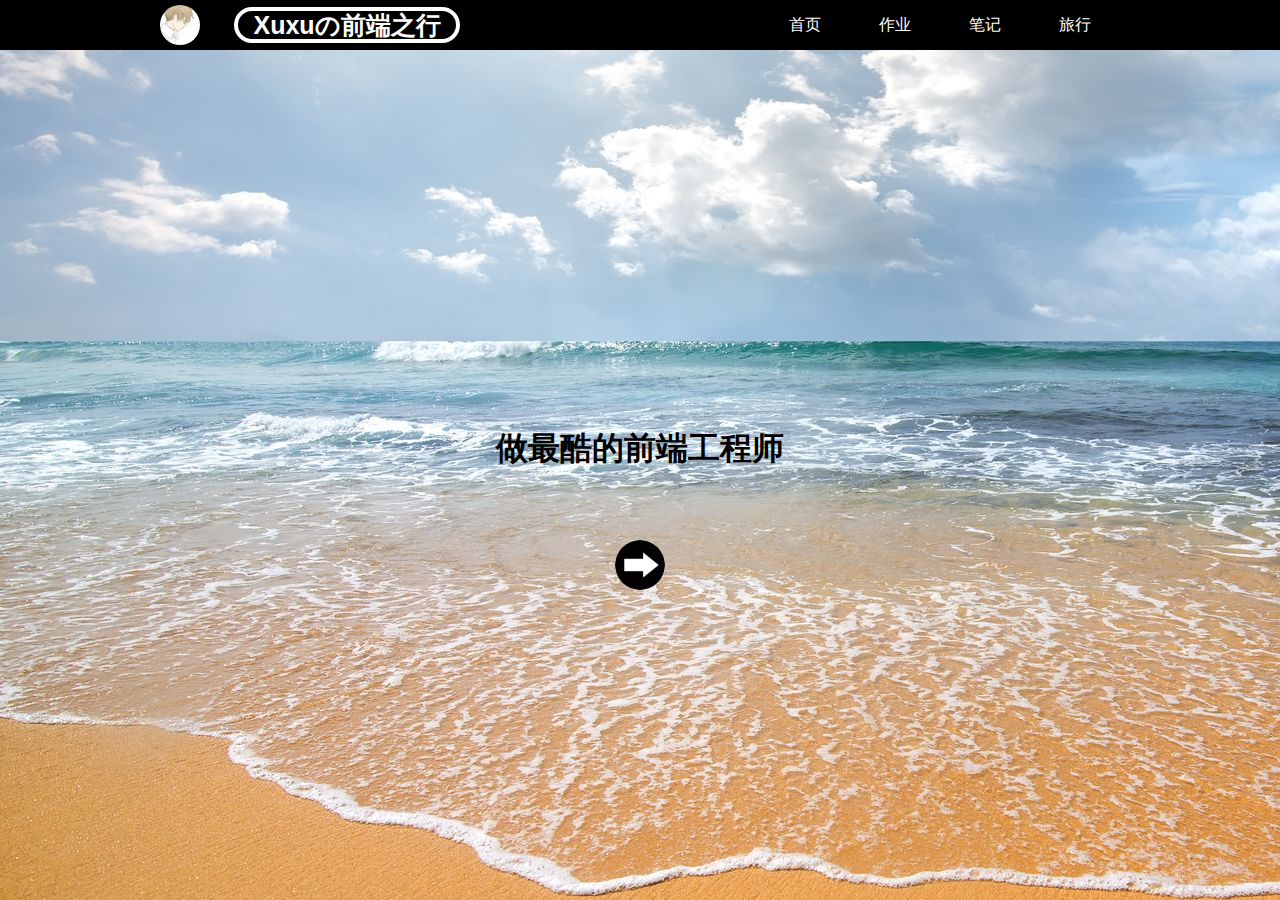
<file: index.html>
<!DOCTYPE html>
<html lang="en">
<head>
    <meta charset="UTF-8">
    <meta name="viewport" content="width=device-width, initial-scale=1.0">
    <meta http-equiv="X-UA-Compatible" content="ie=edge">
    <title>Xuxuの前端之行</title>
    <link rel="stylesheet" href="mycss.css" type="text/css">
    <!-- <link rel="stylesheet" href="galary.css"> -->
</head>
<body>
    <div class="header">
        <div class="nav">
            <div class="nav-left">
                <a href="https://github.com/MrXuxu/"><img src="images/adm.jpg" alt=""></a>
                <span>Xuxuの前端之行</span>
            </div>
            <div class="nav-right">
                <ul>
                    <li><a href="index.html">首页</a></li>
                    <li><a href="work.html">作业</a>
                        <!-- <ul class="inside">
                            <li><a href="day2/作业一/index.html">旅行生活</a></li>
                            <li><a href="day2/作业二/index.html">个人网站</a></li>
                            <li><a href="day3/index.html">广州远大</a></li>
                            <li><a href="day4/index.html">家居医生1</a></li>
                            <li><a href="day5/index.html">家居医生2</a></li>
                            <li><a href="day9/index.html">小米登录</a></li>
                        </ul> -->
                    </li>
                    <li><a href="#">笔记</a>
                        <ul class="inside">
                            <li><a href="https://www.xubaoshan.top" target="_blank">看云</a></li>
                            <li><a href="https://www.jianshu.com/u/9346e6060d1a" target="_blank">简书</a></li>
                        </ul>
                    </li>
                    <li><a href="#">旅行</a></li>
                </ul>
            </div>
        </div>
    </div>
    <span class="title"><h1>做最酷的前端工程师</h1></span>
    <div class="circle">
        <a href="work.html"><img src="images/jiantou.jpg" alt=""></a>
        <!-- <a href="#">></a> -->
    </div>
</body>
</html>
</file>
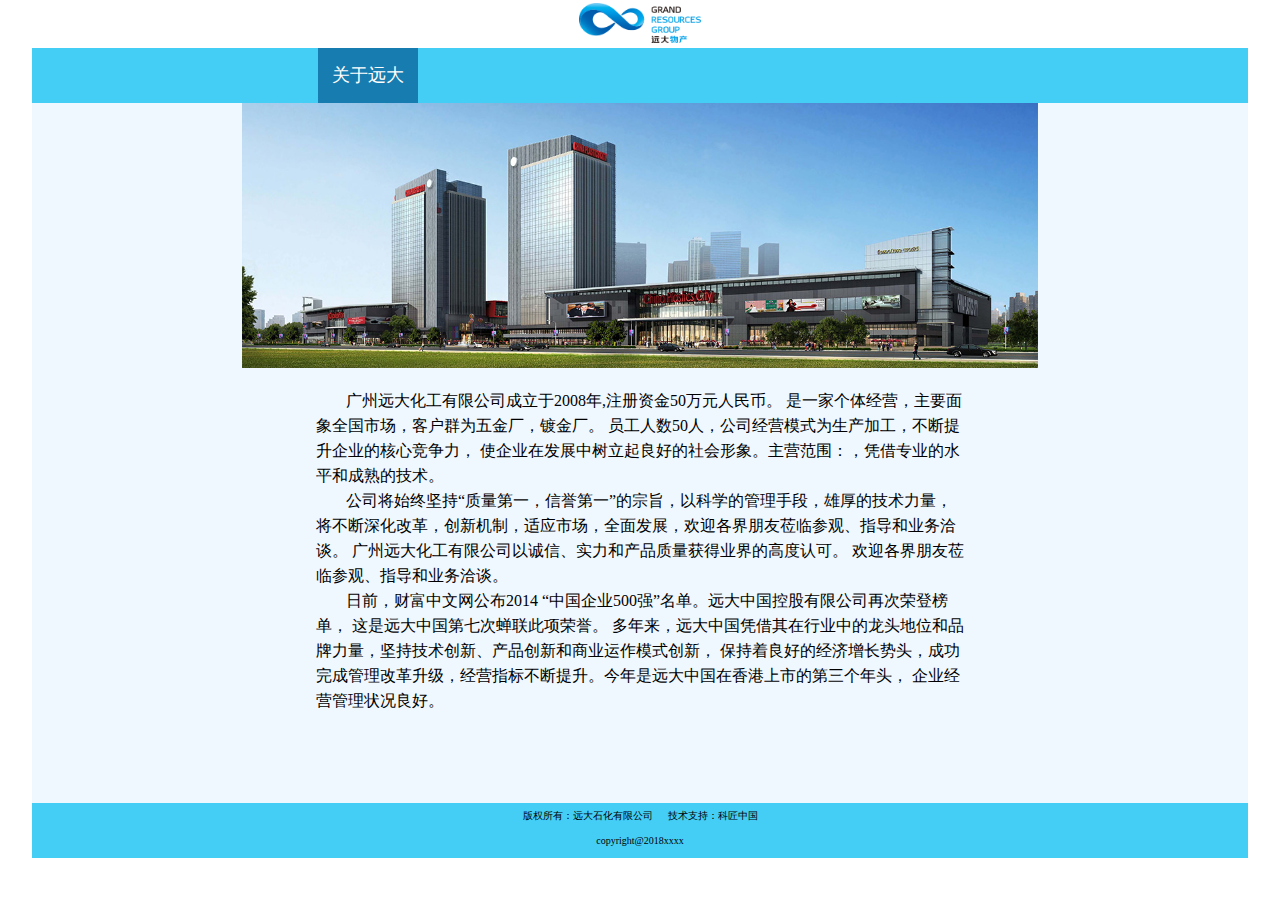
<file: day3/index.html>
<!DOCTYPE html>
<html lang="en">
<head>
    <meta charset="UTF-8">
    <meta name="viewport" content="width=device-width, initial-scale=1.0">
    <meta http-equiv="X-UA-Compatible" content="ie=edge">
    <title>Day3作业-关于远大</title>
    <link type="text/css" rel="styleSheet" href="mycss.css"
</head>
<body>
    <div class="container">
        <div class="top">
            <img src="images/logo2.png">
        </div>
        <div class="nav">
            <div class="title">
                <a href="#">关于远大</a>
            </div>
        </div>
        <div class="tupian">
            <img src="images/about.jpg">
        </div>
        <div class="wenzi">
            <p>
                广州远大化工有限公司成立于2008年,注册资金50万元人民币。
                是一家个体经营，主要面象全国市场，客户群为五金厂，镀金厂。
                员工人数50人，公司经营模式为生产加工，不断提升企业的核心竞争力，
                使企业在发展中树立起良好的社会形象。主营范围：，凭借专业的水平和成熟的技术。
            </p>
            <p>
                公司将始终坚持“质量第一，信誉第一”的宗旨，以科学的管理手段，雄厚的技术力量，
                将不断深化改革，创新机制，适应市场，全面发展，欢迎各界朋友莅临参观、指导和业务洽谈。
                广州远大化工有限公司以诚信、实力和产品质量获得业界的高度认可。
                欢迎各界朋友莅临参观、指导和业务洽谈。
            </p>
            <p>  
                日前，财富中文网公布2014 “中国企业500强”名单。远大中国控股有限公司再次荣登榜单，
                这是远大中国第七次蝉联此项荣誉。
                多年来，远大中国凭借其在行业中的龙头地位和品牌力量，坚持技术创新、产品创新和商业运作模式创新，
                保持着良好的经济增长势头，成功完成管理改革升级，经营指标不断提升。今年是远大中国在香港上市的第三个年头，
                企业经营管理状况良好。
            </p>
        </div>
        <div class="footer">
            <span><p>版权所有：远大石化有限公司&nbsp&nbsp&nbsp&nbsp&nbsp&nbsp技术支持：科匠中国</p></span>
            <p>copyright@2018xxxx</p>
        </div>
    </div>
    <div class="p-page">
        <a href="../day2/作业二/index.html"><</a>
    </div>
    <div class="n-page">
        <a href="../day4/index.html">></a>
    </div>
</body>
</html>
</file>
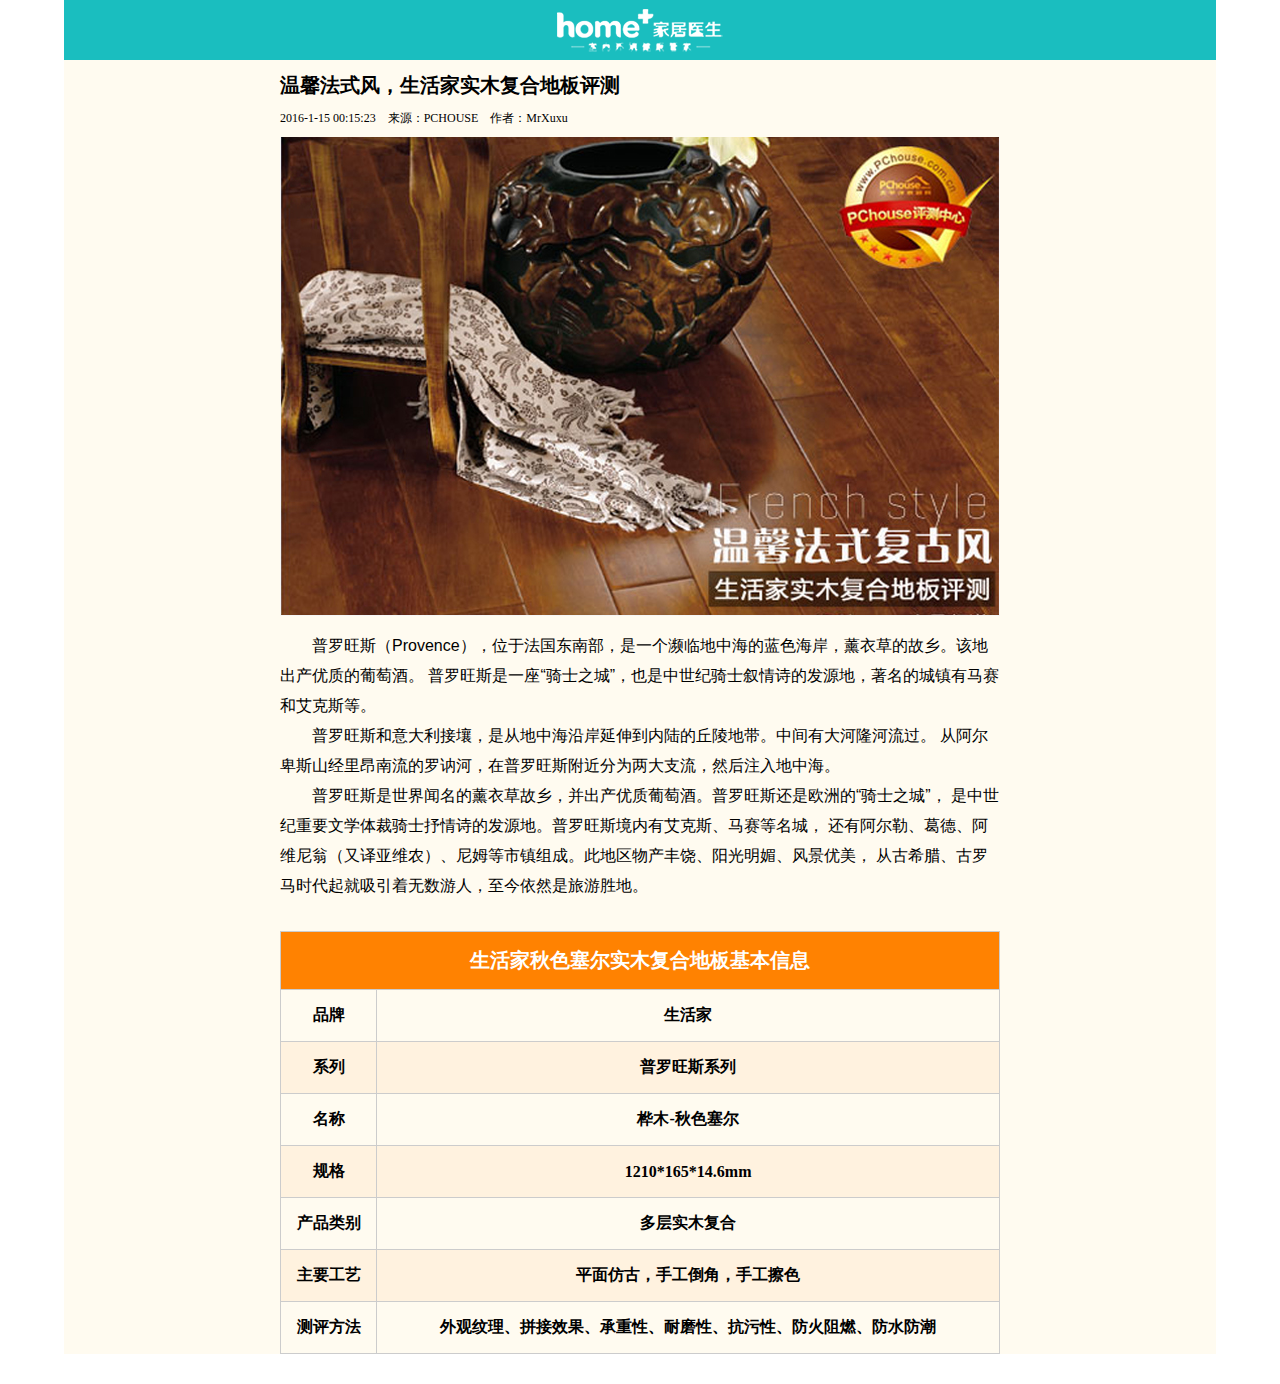
<file: day4/index.html>
<!DOCTYPE html>
<html lang="en">
<head>
    <meta charset="UTF-8">
    <meta name="viewport" content="width=device-width, initial-scale=1.0">
    <meta http-equiv="X-UA-Compatible" content="ie=edge">
    <title>Day4作业</title>
    <link type="text/css" rel="styleSheet" href="mycss.css"
</head>
<body>
    <div class="container">
        <div class="nav">
        
        </div>
        <div class="content">
            <div class="title">
                <p class="title-b">温馨法式风，生活家实木复合地板评测</p>
                <p class="title-t">2016-1-15 00:15:23 &nbsp&nbsp&nbsp来源：PCHOUSE &nbsp&nbsp&nbsp作者：MrXuxu</p>
            </div>
            <div class="image">
                <img src="images/02.png" alt="家具">
            </div>
            <div class="wenzi">
                <p>
                    普罗旺斯（Provence），位于法国东南部，是一个濒临地中海的蓝色海岸，薰衣草的故乡。该地出产优质的葡萄酒。
                    普罗旺斯是一座“骑士之城”，也是中世纪骑士叙情诗的发源地，著名的城镇有马赛和艾克斯等。                                       
                </p>
                <p>
                    普罗旺斯和意大利接壤，是从地中海沿岸延伸到内陆的丘陵地带。中间有大河隆河流过。
                    从阿尔卑斯山经里昂南流的罗讷河，在普罗旺斯附近分为两大支流，然后注入地中海。
                </p>
                <p>
                    普罗旺斯是世界闻名的薰衣草故乡，并出产优质葡萄酒。普罗旺斯还是欧洲的“骑士之城”，
                    是中世纪重要文学体裁骑士抒情诗的发源地。普罗旺斯境内有艾克斯、马赛等名城，
                    还有阿尔勒、葛德、阿维尼翁（又译亚维农）、尼姆等市镇组成。此地区物产丰饶、阳光明媚、风景优美，
                    从古希腊、古罗马时代起就吸引着无数游人，至今依然是旅游胜地。
                </p>
            </div>
            <div class="table">
                <table class="message">
                    <thead>
                        <tr><th colspan="2">生活家秋色塞尔实木复合地板基本信息</th></tr>
                    </thead>
                    <tbody>
                        <tr><td>品牌</td><td>生活家</td></tr>
                        <tr><td>系列</td><td>普罗旺斯系列</td></tr>
                        <tr><td>名称</td><td>桦木-秋色塞尔</td></tr>
                        <tr><td>规格</td><td>1210*165*14.6mm</td></tr>
                        <tr><td>产品类别</td><td>多层实木复合</td></tr>
                        <tr><td>主要工艺</td><td>平面仿古，手工倒角，手工擦色</td></tr>
                        <tr><td>测评方法</td><td>外观纹理、拼接效果、承重性、耐磨性、抗污性、防火阻燃、防水防潮</td></tr>
                    </tbody>
                </table>
            </div>
        </div>
    </div>
    <div class="p-page">
        <a href="../day3/index.html"><</a>
    </div>
    <div class="n-page">
        <a href="../day5/index.html">></a>
    </div>
    
</body>
</html>
</file>
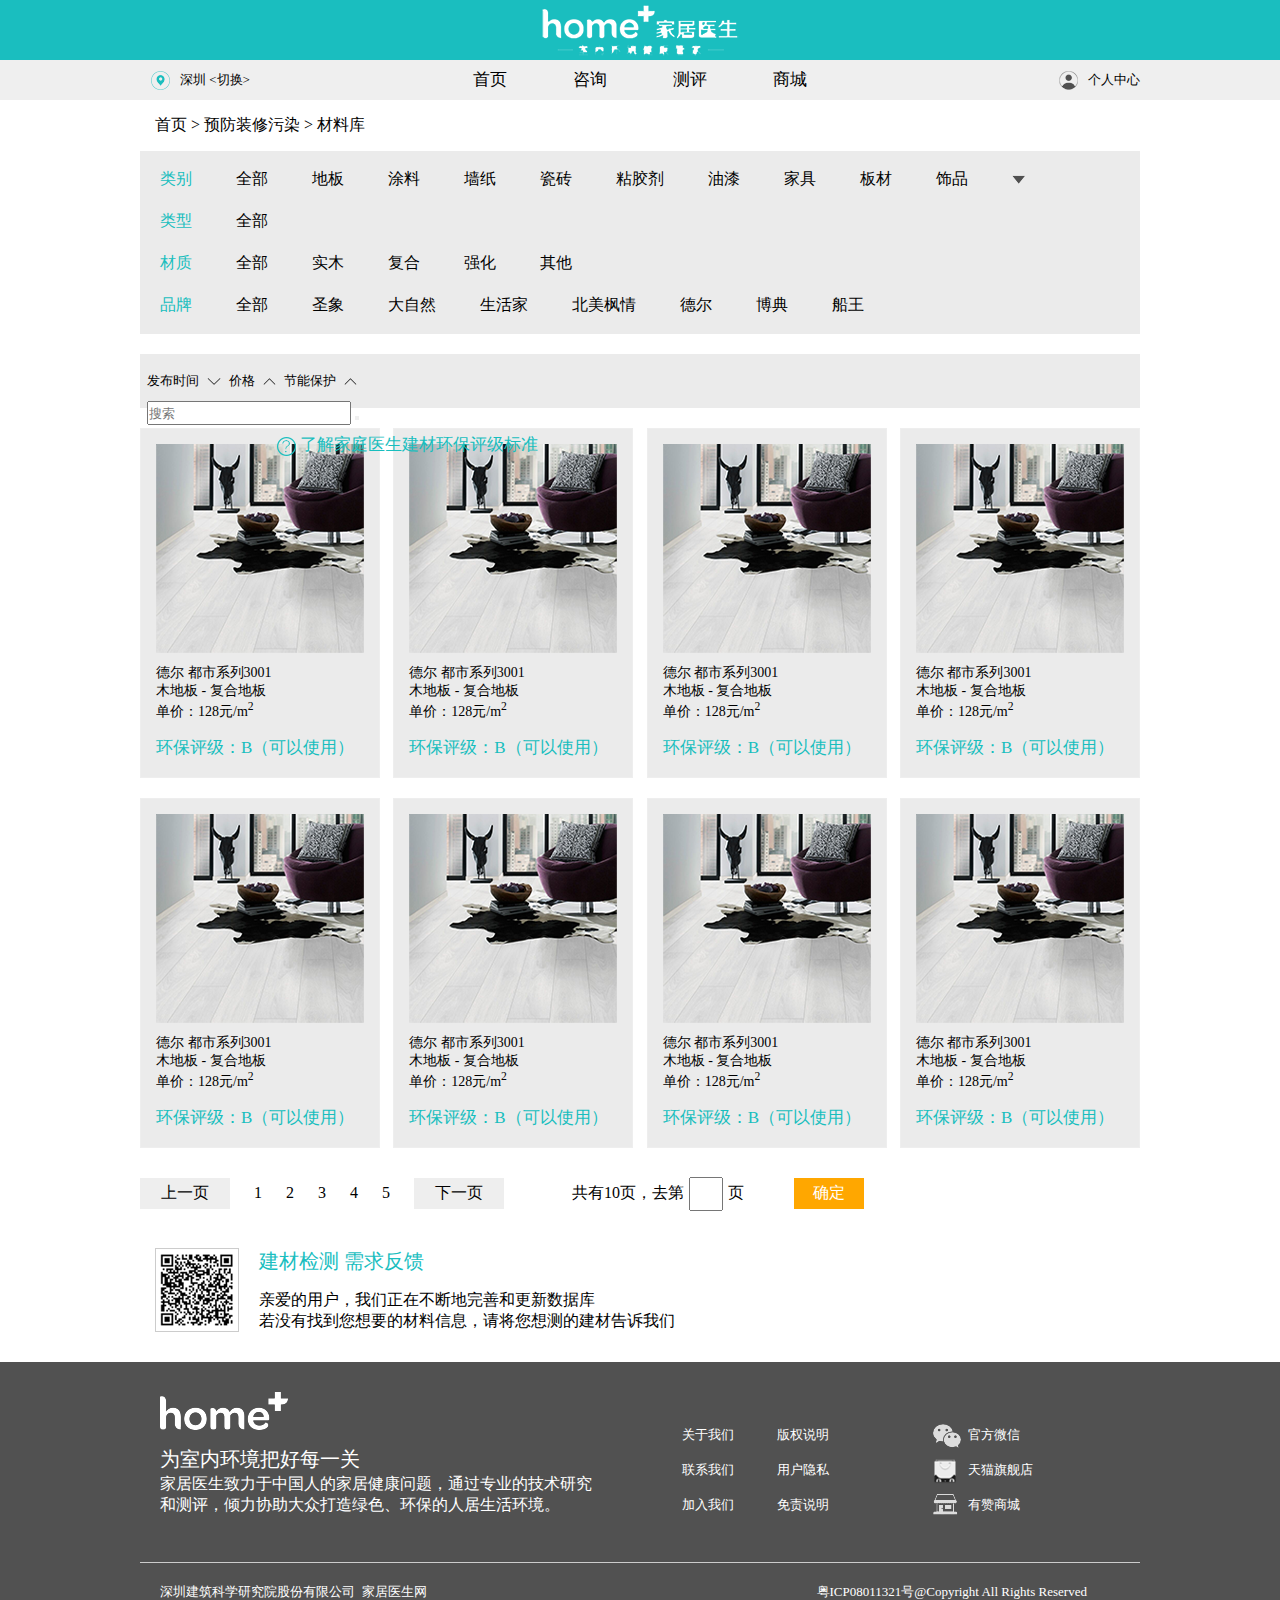
<file: day5/index.html>
<!DOCTYPE html>
<html lang="en">
<head>
    <meta charset="UTF-8">
    <meta name="viewport" content="width=device-width, initial-scale=1.0">
    <meta http-equiv="X-UA-Compatible" content="ie=edge">
    <title>家居医生</title>
    <link type="text/css" rel="styleSheet" href="layout.css">
    <link type="text/css" rel="styleSheet" href="navigation.css">
    <link type="text/css" rel="styleSheet" href="content_choose.css">
    <link type="text/css" rel="styleSheet" href="content_galary.css">
    <link type="text/css" rel="styleSheet" href="content_page_fback.css">
    <link type="text/css" rel="styleSheet" href="bottom.css">
</head>
<body>
    <div class="top"></div>
    <div class="nav row">
        <div class="nav-wrap">
            <div class="nav-left">
                <div class="local-img"></div>
                <a href="#">深圳&nbsp;<切换></a>
            </div>
            <div class="nav-center">
                <ul>
                    <li><a href="#">首页</a></li>
                    <li><a href="#">咨询</a></li>
                    <li><a href="#">测评</a></li>
                    <li><a href="#">商城</a></li>
                </ul>
            </div>
            <div class="nav-right">
                <div class="adm-img"></div>
                <a href="#">个人中心</a>
            </div>
        </div>
    </div>
    <div class="content">
        <div class="title">
            <p><a href="#">首页</a> > <a href="#">预防装修污染</a> > <a href="#">材料库</a> </p>
        </div>
        <div class="menu">
            <a href="#" class="sort">类别</a>
            <a href="#">全部</a>
            <a href="#" class="sp">地板</a>
            <a href="#">涂料</a>
            <a href="#">墙纸</a>
            <a href="#">瓷砖</a>
            <a href="#">粘胶剂</a>
            <a href="#">油漆</a>
            <a href="#">家具</a>
            <a href="#">板材</a>
            <a href="#">饰品</a>
            <a href="#"><img src="images/indexSelect.png"></a>
            <br>
            <a href="#" class="sort">类型</a>
            <a href="#">全部</a>
            <br>
            <a href="#" class="sort">材质</a>
            <a href="#">全部</a>
            <a href="#" class="sp">实木</a>
            <a href="#">复合</a>
            <a href="#">强化</a>
            <a href="#">其他</a>
            <br>
            <a href="#" class="sort">品牌</a>
            <a href="#">全部</a>
            <a href="#" class="sp">圣象</a>
            <a href="#">大自然</a>
            <a href="#">生活家</a>
            <a href="#">北美枫情</a>
            <a href="#">德尔</a>
            <a href="#">博典</a>
            <a href="#">船王</a>
        </div>
        <div class="search">
            <div class="search-about">
                <a href="#">发布时间</a>&nbsp;
                <a href="#"><img src="images/downicon.png"></a>&nbsp;
                <a href="#">价格</a>&nbsp;
                <a href="#"><img src="images/upicon.png"></a>&nbsp;
                <a href="#">节能保护</a>&nbsp;
                <a href="#"><img src="images/upicon.png"></a>
            </div>
            <!-- <input type="text" class="s-line">
            <button class="btn"></button> -->
            <div class="search-bar">
                <input type="text" class="search-jianshu" placeholder="搜索">
                <button class="jianshu"></button>
            </div>
            
            <div class="search-q">
                <img class="question" src="images/wenhao.png">
                <a href="#" class="sp-q">了解家庭医生建材环保评级标准</a>
            </div>
        </div>
        <div class="galary row">
            <div>
                <img src="images/data_image.png">
                <p class="sp-t">德尔    都市系列3001</p>
                <p>木地板 - 复合地板</p>
                <p>单价：128元/m<sup>2</sup></p>
                <p class="sp-p">环保评级：B（可以使用）</p>
            </div>
            <div>
                <img src="images/data_image.png">
                <p class="sp-t">德尔    都市系列3001</p>
                <p>木地板 - 复合地板</p>
                <p>单价：128元/m<sup>2</sup></p>
                <p class="sp-p">环保评级：B（可以使用）</p>
            </div>
            <div>
                <img src="images/data_image.png">
                <p class="sp-t">德尔    都市系列3001</p>
                <p>木地板 - 复合地板</p>
                <p>单价：128元/m<sup>2</sup></p>
                <p class="sp-p">环保评级：B（可以使用）</p>
            </div>
            <div>
                <img src="images/data_image.png">
                <p class="sp-t">德尔    都市系列3001</p>
                <p>木地板 - 复合地板</p>
                <p>单价：128元/m<sup>2</sup></p>
                <p class="sp-p">环保评级：B（可以使用）</p>
            </div>                      
        </div>
        <!-- 第二行 --> 
        <div class="galary row">
            <div>
                <img src="images/data_image.png">
                <p class="sp-t">德尔    都市系列3001</p>
                <p>木地板 - 复合地板</p>
                <p>单价：128元/m<sup>2</sup></p>
                <p class="sp-p">环保评级：B（可以使用）</p>
            </div>
            <div>
                <img src="images/data_image.png">
                <p class="sp-t">德尔    都市系列3001</p>
                <p>木地板 - 复合地板</p>
                <p>单价：128元/m<sup>2</sup></p>
                <p class="sp-p">环保评级：B（可以使用）</p>
            </div>
            <div>
                <img src="images/data_image.png">
                <p class="sp-t">德尔    都市系列3001</p>
                <p>木地板 - 复合地板</p>
                <p>单价：128元/m<sup>2</sup></p>
                <p class="sp-p">环保评级：B（可以使用）</p>
            </div>
            <div>
                <img src="images/data_image.png">
                <p class="sp-t">德尔    都市系列3001</p>
                <p>木地板 - 复合地板</p>
                <p>单价：128元/m<sup>2</sup></p>
                <p class="sp-p">环保评级：B（可以使用）</p>
            </div>                         
        </div>
        <div class="page row">
            <div class="turnpage">
                <a href="#" class="sp-a">上一页</a>
                <a href="#">1</a>
                <a href="#">2</a>
                <a href="#">3</a>
                <a href="#">4</a>
                <a href="#">5</a>
                <a href="#" class="sp-a">下一页</a>
            </div>
            <p>共有10页，去第<input type="text" class="num">页</p>
            <a href="#" class="sp-s">确定</a>
        </div>
        <div class="feedback row">
            <img src="images/small_weixin.png">
            <p class="sp-f">建材检测 需求反馈</p><br>
            <p>亲爱的用户，我们正在不断地完善和更新数据库</p><br>
            <P>若没有找到您想要的材料信息，请将您想测的建材告诉我们</P>
        </div>
    </div>
    <div class="bottom">
        <div class="bottom-nav row">
            <div class="bottom-nav-logo">
                <img src="images/footerLogo.png">
                <p class="sp-b">为室内环境把好每一关</p>
                <p>家居医生致力于中国人的家居健康问题，通过专业的技术研究<br>
                    和测评，倾力协助大众打造绿色、环保的人居生活环境。
                </p>               
            </div>
            <div class="bottom-nav-bar">
                <div class="bottom-nav-wrap">
                    <a href="#">关于我们</a>
                    <a href="#">版权说明</a>
                    <img src="images/weixin2.png">
                    <a href="#" class="sp-link">官方微信</a>
                </div>
                <div class="bottom-nav-wrap">
                    <a href="#">联系我们</a>
                    <a href="#">用户隐私</a>
                    <img src="images/tianmao.png">
                    <a href="#" class="sp-link">天猫旗舰店</a>
                </div>
                <div class="bottom-nav-wrap">
                    <a href="#">加入我们</a>
                    <a href="#">免责说明</a>
                    <img src="images/shop.png">
                    <a href="#" class="sp-link">有赞商城</a>
                </div>                    
            </div>           
        </div>
        <div class="end">
            <p class="end-p">深圳建筑科学研究院股份有限公司&nbsp;&nbsp;家居医生网</p>
            <p>粤ICP08011321号@Copyright All Rights Reserved</p>
        </div>
    </div>
    <div class="p-page">
        <a href="../day4/index.html"><</a>
    </div>
    <div class="n-page">
        <a href="../day9/index.html">></a>
    </div>
</body>
</html>
</file>
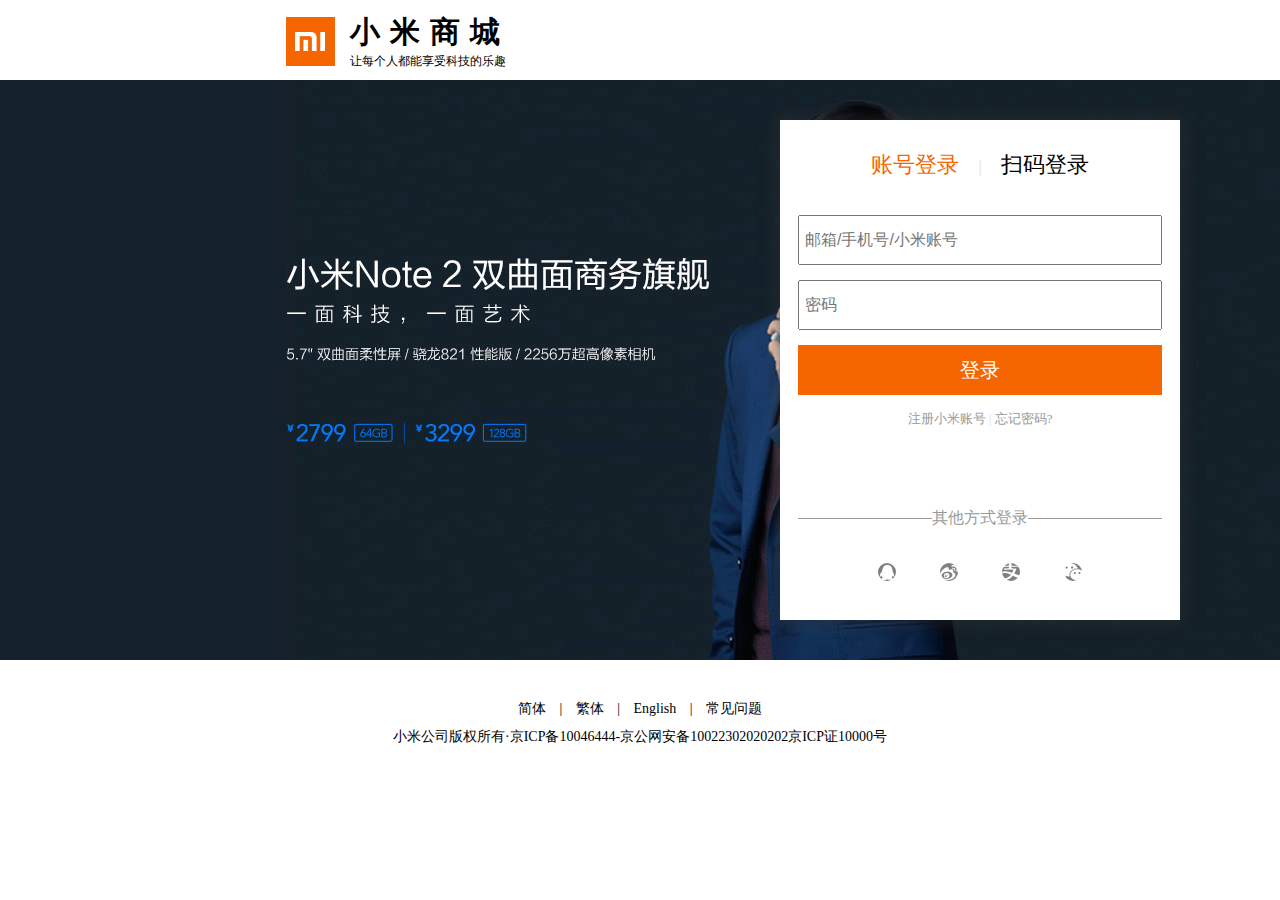
<file: day9/index.html>
<!DOCTYPE html>
<html lang="en">
<head>
    <meta charset="UTF-8">
    <meta name="viewport" content="width=device-width, initial-scale=1.0">
    <meta http-equiv="X-UA-Compatible" content="ie=edge">
    <title>Document</title>
    <link rel="stylesheet" href="layout.css">
    <link rel="stylesheet" href="login.css">
</head>
<body>
    <div class="header">
        <ul>
            <li class="logo">
                <!-- <img src="images/mi-logo.png"> -->
            </li>
            <li>
                <p class="title">小米商城</p>
                <p>让每个人都能享受科技的乐趣</p>
            </li>
        </ul>
    </div>
    <div class="banner"></div>
    <div class="login">
            <a href="#" class="choose left">账号登录</a>
            <span style="color: #e0e0e0">|</span>
            <a href="#" class="choose right">扫码登录</a>
            <form>
                <input type="text" placeholder="邮箱/手机号/小米账号" id="login-text">
                <input type="password" placeholder="密码" id="login-pwd">
                <input type="submit" value="登录" id="login-sub">
            </form>
            <span class="forget">
                <a href="#">注册小米账号</a>
                <span>|</span>
                <a href="#">忘记密码?</a></span>
            <fieldset>
                <legend>其他方式登录</legend>
            </fieldset>
            <div class="icon">
                <a href="#" class="qq"></a>
                <a href="#" class="weibo"></a>
                <a href="#" class="pay"></a>
                <a href="#" class="wechat"></a>
            </div>
    </div>
    <div class="bottom">
        <p>
            <a href="#">简体</a>
            <span>|</span>
            <a href="#">繁体</a>
            <span>|</span>
            <a href="#">English</a>
            <span>|</span>
            <a href="#">常见问题</a>
        </p>
        <p>小米公司版权所有·京ICP备10046444-京公网安备10022302020202京ICP证10000号</p>
    </div>
    <!-- turnpage -->
    <div class="p-page">
        <a href="../day5/index.html"><</a>
    </div>
    <div class="n-page">
        <a href="../index.html">></a>
    </div>
</body>
</html>
</file>
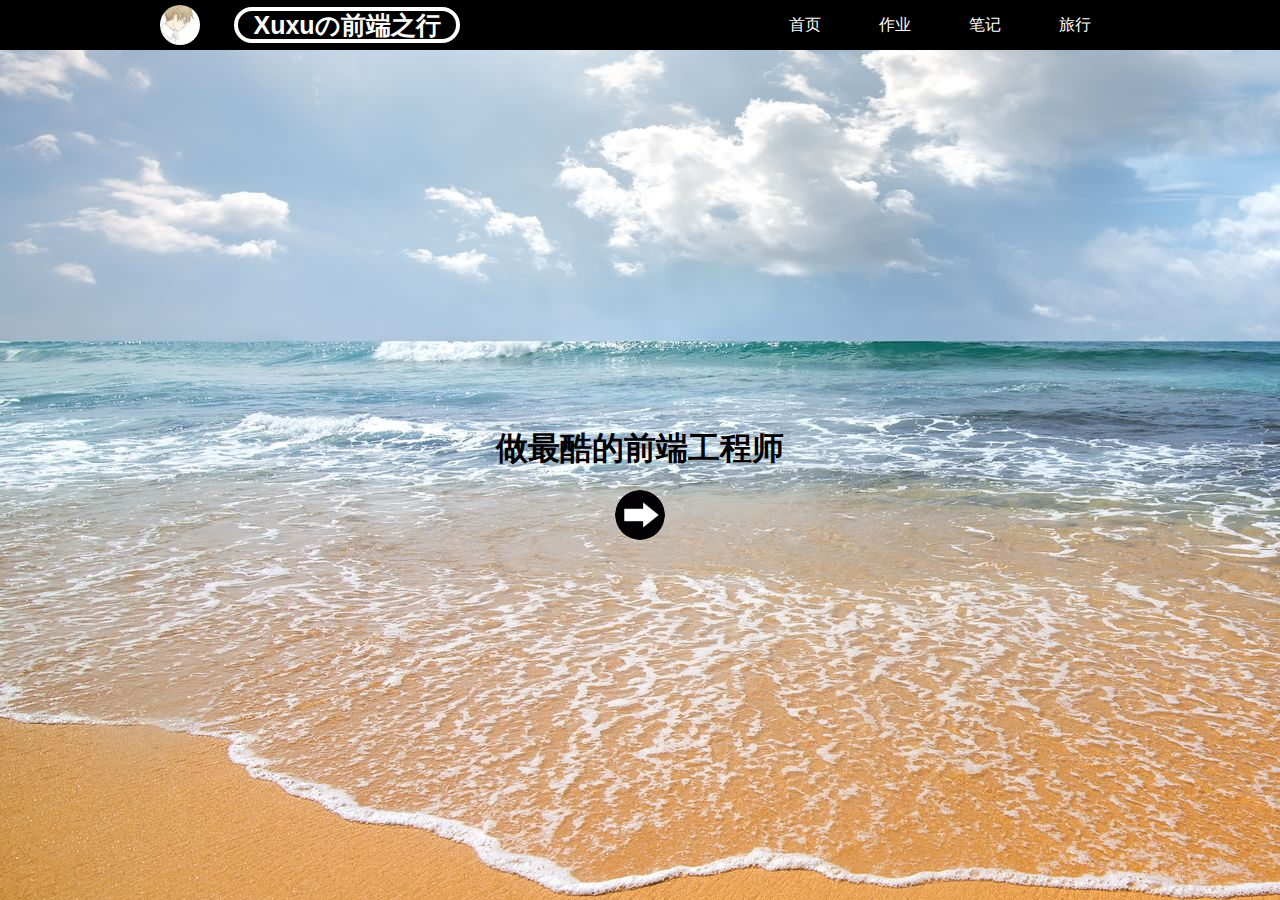
<file: indexpage/index.html>
<!DOCTYPE html>
<html lang="en">
<head>
    <meta charset="UTF-8">
    <meta name="viewport" content="width=device-width, initial-scale=1.0">
    <meta http-equiv="X-UA-Compatible" content="ie=edge">
    <title>Xuxuの前端之行</title>
    <link rel="stylesheet" href="curency.css">
    <link rel="stylesheet" href="header.css">
    <link rel="stylesheet" href="aboutme.css">
    <link rel="stylesheet" href="bg.css">
</head>
<body>
    <div class="header">
        <div class="nav">
            <div class="nav-left">
                <a href="https://github.com/MrXuxu/"><img src="images/adm.jpg" alt=""></a>
                <span>Xuxuの前端之行</span>
            </div>
            <div class="nav-right">
                <ul>
                    <li><a href="index.html">首页</a></li>
                    <li><a href="work.html">作业</a></li>
                    <li><a href="#">笔记</a>
                        <ul class="inside">
                            <li><a href="https://www.xubaoshan.top" target="_blank">看云</a></li>
                            <li><a href="https://www.jianshu.com/u/9346e6060d1a" target="_blank">简书</a></li>
                        </ul>
                    </li>
                    <li><a href="#">旅行</a></li>
                </ul>
            </div>
        </div>
    </div>
    <span class="title"><h1>做最酷的前端工程师</h1></span>
    <div class="circle">
        <a href="work.html"><img src="images/jiantou.jpg" alt=""></a>
    </div>
</body>
</html>
</file>
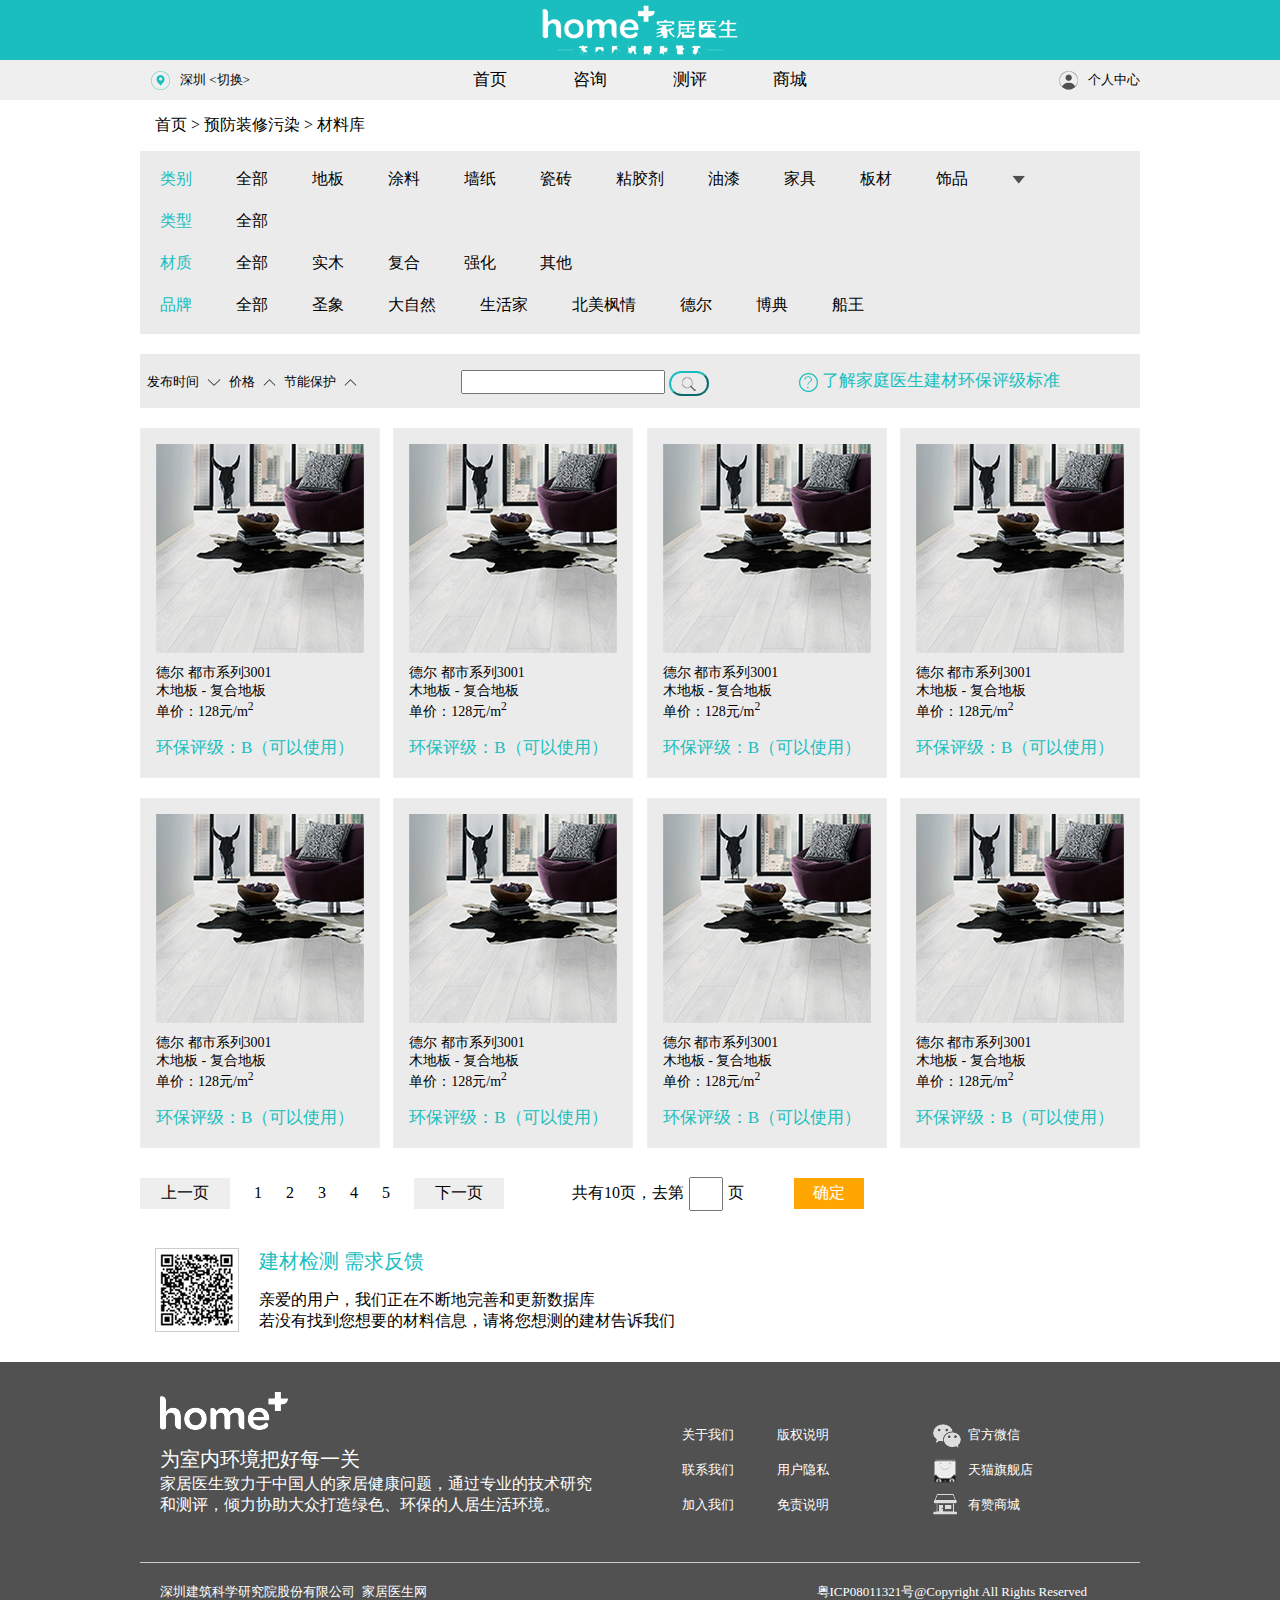
<file: 家庭医生/index.html>
<!DOCTYPE html>
<html lang="en">
<head>
    <meta charset="UTF-8">
    <meta name="viewport" content="width=device-width, initial-scale=1.0">
    <meta http-equiv="X-UA-Compatible" content="ie=edge">
    <title>Document</title>
    <link type="text/css" rel="styleSheet" href="layout.css">
    <link type="text/css" rel="styleSheet" href="navigation.css">
    <link type="text/css" rel="styleSheet" href="content_choose.css">
    <link type="text/css" rel="styleSheet" href="content_galary.css">
    <link type="text/css" rel="styleSheet" href="content_page_fback.css">
    <link type="text/css" rel="styleSheet" href="bottom.css">
</head>
<body>
    <div class="top"></div>
    <div class="nav row">
        <div class="nav-wrap">
            <div class="nav-left">
                <div class="local-img"></div>
                <a href="#">深圳&nbsp;<切换></a>
            </div>
            <div class="nav-center">
                <ul>
                    <li><a href="#">首页</a></li>
                    <li><a href="#">咨询</a></li>
                    <li><a href="#">测评</a></li>
                    <li><a href="#">商城</a></li>
                </ul>
            </div>
            <div class="nav-right">
                <div class="adm-img"></div>
                <a href="#">个人中心</a>
            </div>
        </div>
    </div>
    <div class="content">
        <div class="title">
            <p><a href="#">首页</a> > <a href="#">预防装修污染</a> > <a href="#">材料库</a> </p>
        </div>
        <div class="menu">
            <a href="#" class="sort">类别</a>
            <a href="#">全部</a>
            <a href="#" class="sp">地板</a>
            <a href="#">涂料</a>
            <a href="#">墙纸</a>
            <a href="#">瓷砖</a>
            <a href="#">粘胶剂</a>
            <a href="#">油漆</a>
            <a href="#">家具</a>
            <a href="#">板材</a>
            <a href="#">饰品</a>
            <a href="#"><img src="images/indexSelect.png"></a>
            <br>
            <a href="#" class="sort">类型</a>
            <a href="#">全部</a>
            <br>
            <a href="#" class="sort">材质</a>
            <a href="#">全部</a>
            <a href="#" class="sp">实木</a>
            <a href="#">复合</a>
            <a href="#">强化</a>
            <a href="#">其他</a>
            <br>
            <a href="#" class="sort">品牌</a>
            <a href="#">全部</a>
            <a href="#" class="sp">圣象</a>
            <a href="#">大自然</a>
            <a href="#">生活家</a>
            <a href="#">北美枫情</a>
            <a href="#">德尔</a>
            <a href="#">博典</a>
            <a href="#">船王</a>
        </div>
        <div class="search">
            <a href="#">发布时间</a>&nbsp;
            <a href="#"><img src="images/downicon.png"></a>&nbsp;
            <a href="#">价格</a>&nbsp;
            <a href="#"><img src="images/upicon.png"></a>&nbsp;
            <a href="#">节能保护</a>&nbsp;
            <a href="#"><img src="images/upicon.png"></a>
            <input type="text" class="s-line">
            <button class="btn"></button>
            <img class="question" src="images/wenhao.png">
            <a href="#" class="sp-q">了解家庭医生建材环保评级标准</a>
        </div>
        <div class="galary row">
            <div>
                <img src="images/data_image.png">
                <p class="sp-t">德尔    都市系列3001</p>
                <p>木地板 - 复合地板</p>
                <p>单价：128元/m<sup>2</sup></p>
                <p class="sp-p">环保评级：B（可以使用）</p>
            </div>
            <div>
                <img src="images/data_image.png">
                <p class="sp-t">德尔    都市系列3001</p>
                <p>木地板 - 复合地板</p>
                <p>单价：128元/m<sup>2</sup></p>
                <p class="sp-p">环保评级：B（可以使用）</p>
            </div>
            <div>
                <img src="images/data_image.png">
                <p class="sp-t">德尔    都市系列3001</p>
                <p>木地板 - 复合地板</p>
                <p>单价：128元/m<sup>2</sup></p>
                <p class="sp-p">环保评级：B（可以使用）</p>
            </div>
            <div>
                <img src="images/data_image.png">
                <p class="sp-t">德尔    都市系列3001</p>
                <p>木地板 - 复合地板</p>
                <p>单价：128元/m<sup>2</sup></p>
                <p class="sp-p">环保评级：B（可以使用）</p>
            </div>                      
        </div>
        <!-- 第二行 --> 
        <div class="galary row">
            <div>
                <img src="images/data_image.png">
                <p class="sp-t">德尔    都市系列3001</p>
                <p>木地板 - 复合地板</p>
                <p>单价：128元/m<sup>2</sup></p>
                <p class="sp-p">环保评级：B（可以使用）</p>
            </div>
            <div>
                <img src="images/data_image.png">
                <p class="sp-t">德尔    都市系列3001</p>
                <p>木地板 - 复合地板</p>
                <p>单价：128元/m<sup>2</sup></p>
                <p class="sp-p">环保评级：B（可以使用）</p>
            </div>
            <div>
                <img src="images/data_image.png">
                <p class="sp-t">德尔    都市系列3001</p>
                <p>木地板 - 复合地板</p>
                <p>单价：128元/m<sup>2</sup></p>
                <p class="sp-p">环保评级：B（可以使用）</p>
            </div>
            <div>
                <img src="images/data_image.png">
                <p class="sp-t">德尔    都市系列3001</p>
                <p>木地板 - 复合地板</p>
                <p>单价：128元/m<sup>2</sup></p>
                <p class="sp-p">环保评级：B（可以使用）</p>
            </div>                         
        </div>
        <div class="page row">
            <div class="turnpage">
                <a href="#" class="sp-a">上一页</a>
                <a href="#">1</a>
                <a href="#">2</a>
                <a href="#">3</a>
                <a href="#">4</a>
                <a href="#">5</a>
                <a href="#" class="sp-a">下一页</a>
            </div>
            <p>共有10页，去第<input type="text" class="num">页</p>
            <a href="#" class="sp-s">确定</a>
        </div>
        <div class="feedback row">
            <img src="images/small_weixin.png">
            <p class="sp-f">建材检测 需求反馈</p><br>
            <p>亲爱的用户，我们正在不断地完善和更新数据库</p><br>
            <P>若没有找到您想要的材料信息，请将您想测的建材告诉我们</P>
        </div>
    </div>
    <div class="bottom">
        <div class="bottom-nav row">
            <div class="bottom-nav-logo">
                <img src="images/footerLogo.png">
                <p class="sp-b">为室内环境把好每一关</p>
                <p>家居医生致力于中国人的家居健康问题，通过专业的技术研究<br>
                    和测评，倾力协助大众打造绿色、环保的人居生活环境。
                </p>               
            </div>
            <div class="bottom-nav-bar">
                <div class="bottom-nav-wrap">
                    <a href="#">关于我们</a>
                    <a href="#">版权说明</a>
                    <img src="images/weixin2.png">
                    <a href="#" class="sp-link">官方微信</a>
                </div>
                <div class="bottom-nav-wrap">
                    <a href="#">联系我们</a>
                    <a href="#">用户隐私</a>
                    <img src="images/tianmao.png">
                    <a href="#" class="sp-link">天猫旗舰店</a>
                </div>
                <div class="bottom-nav-wrap">
                    <a href="#">加入我们</a>
                    <a href="#">免责说明</a>
                    <img src="images/shop.png">
                    <a href="#" class="sp-link">有赞商城</a>
                </div>                    
            </div>           
        </div>
        <div class="end">
            <p class="end-p">深圳建筑科学研究院股份有限公司&nbsp;&nbsp;家居医生网</p>
            <p>粤ICP08011321号@Copyright All Rights Reserved</p>
        </div>
    </div>

</body>
</html>
</file>
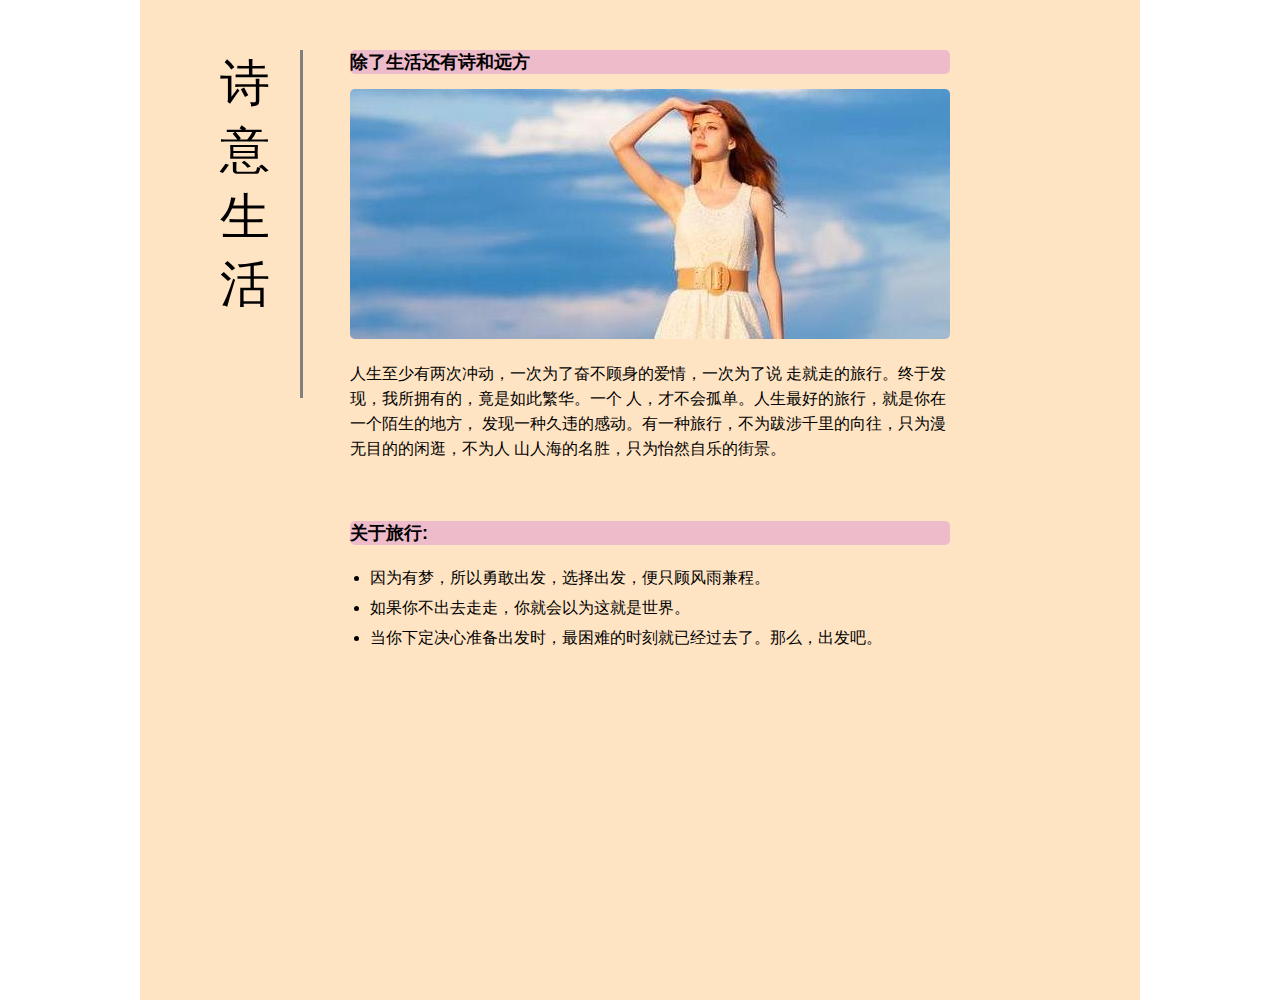
<file: day2/作业一/index.html>
<!DOCTYPE html>
<html lang="en">
<head>
    <meta charset="UTF-8">
    <meta name="viewport" content="width=device-width, initial-scale=1.0">
    <meta http-equiv="X-UA-Compatible" content="ie=edge">
    <title>Day2作业一</title>
    <link type="text/css" rel="styleSheet" href="mycss.css">
</head>
<body>
    <div class="container">
        <div class="left-title">
            <P>诗意生活</P>
        </div>
        <div class="right-nav">
            <div class="right-top">
                <p class="head">除了生活还有诗和远方</p>
                <div class="tupian"><img src="images/down.jpg" alt="美女" width="600px"></div>
                <br>
                <p class="content">
                    人生至少有两次冲动，一次为了奋不顾身的爱情，一次为了说
                    走就走的旅行。终于发现，我所拥有的，竟是如此繁华。一个
                    人，才不会孤单。人生最好的旅行，就是你在一个陌生的地方，
                    发现一种久违的感动。有一种旅行，不为跋涉千里的向往，只为漫
                    无目的的闲逛，不为人 山人海的名胜，只为怡然自乐的街景。
                </p>
            </div>
            <div class="right-bottom">
                <p class="head">关于旅行:</p>
                <br>
                <ul class="footer">
                    <li><a href="#">因为有梦，所以勇敢出发，选择出发，便只顾风雨兼程。</a></li>
                    <li><a href="#">如果你不出去走走，你就会以为这就是世界。</a></li>
                    <li><a href="#">当你下定决心准备出发时，最困难的时刻就已经过去了。那么，出发吧。</a></li>
                </ul>
            </div>
        </div>
    </div>
    <div class="p-page">
        <a href="../../index.html"><</a>
    </div>
    <div class="n-page">
        <a href="../作业二/index.html">></a>
    </div>
</body>
</html>
</file>
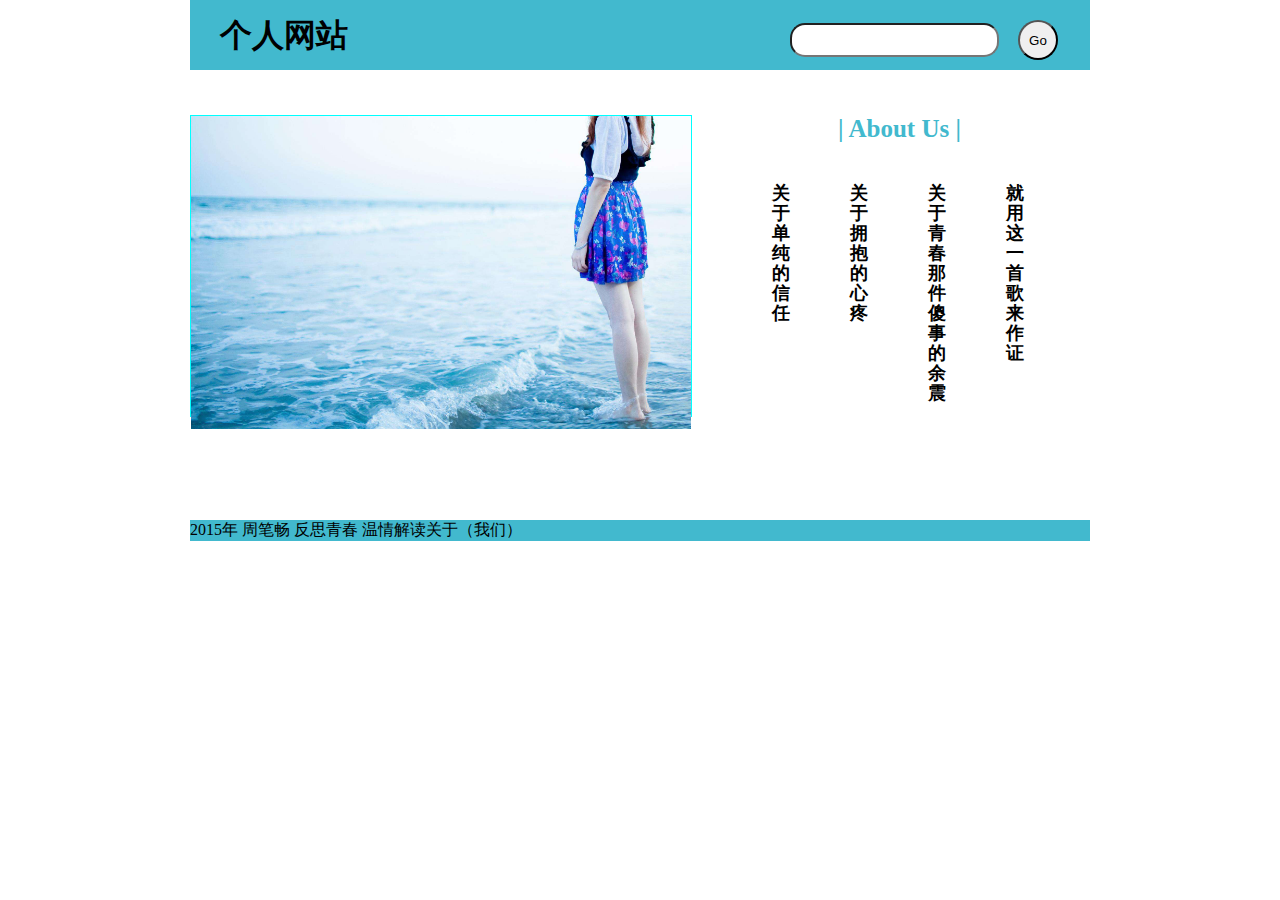
<file: day2/作业二/index.html>
<!DOCTYPE html>
<html lang="en">
<head>
    <meta charset="UTF-8">
    <meta name="viewport" content="width=device-width, initial-scale=1.0">
    <meta http-equiv="X-UA-Compatible" content="ie=edge">
    <title>Day2作业二</title>
    <link type="text/css" rel="styleSheet" href="mycss.css"
</head>
<body>
    <div class="container">
        <div class="nav">
            <div class="nav-left">
                <h1>个人网站</h1>
            </div>
            <div class="nav-right">
                <input type="text" class="search">
                <button class="btn">Go</button>
            </div>            
        </div>
        <div class="content">
            <div class="tupian">
                <img src="images/timg1.jpg" alt="女生" width="500px">
            </div>
            <div class="content-right">
                <div class="title">
                    <p>| About Us |</p>
                </div>
                <div class="wenzi">
                    <p>关于单纯的信任</p>
                    <p>关于拥抱的心疼</p>
                    <p>关于青春 那件傻事的余震</p>
                    <p>就用这一首歌来作证</p>
                </div>
            </div>                      
        </div>
        <div class="footer">
            <p>2015年 周笔畅 反思青春 温情解读关于（我们）</p>
        </div> 
    </div>
    <div class="p-page">
        <a href="../作业一/index.html"><</a>
    </div>
    <div class="n-page">
        <a href="../../day3/index.html">></a>
    </div>
</body>
</html>
</file>
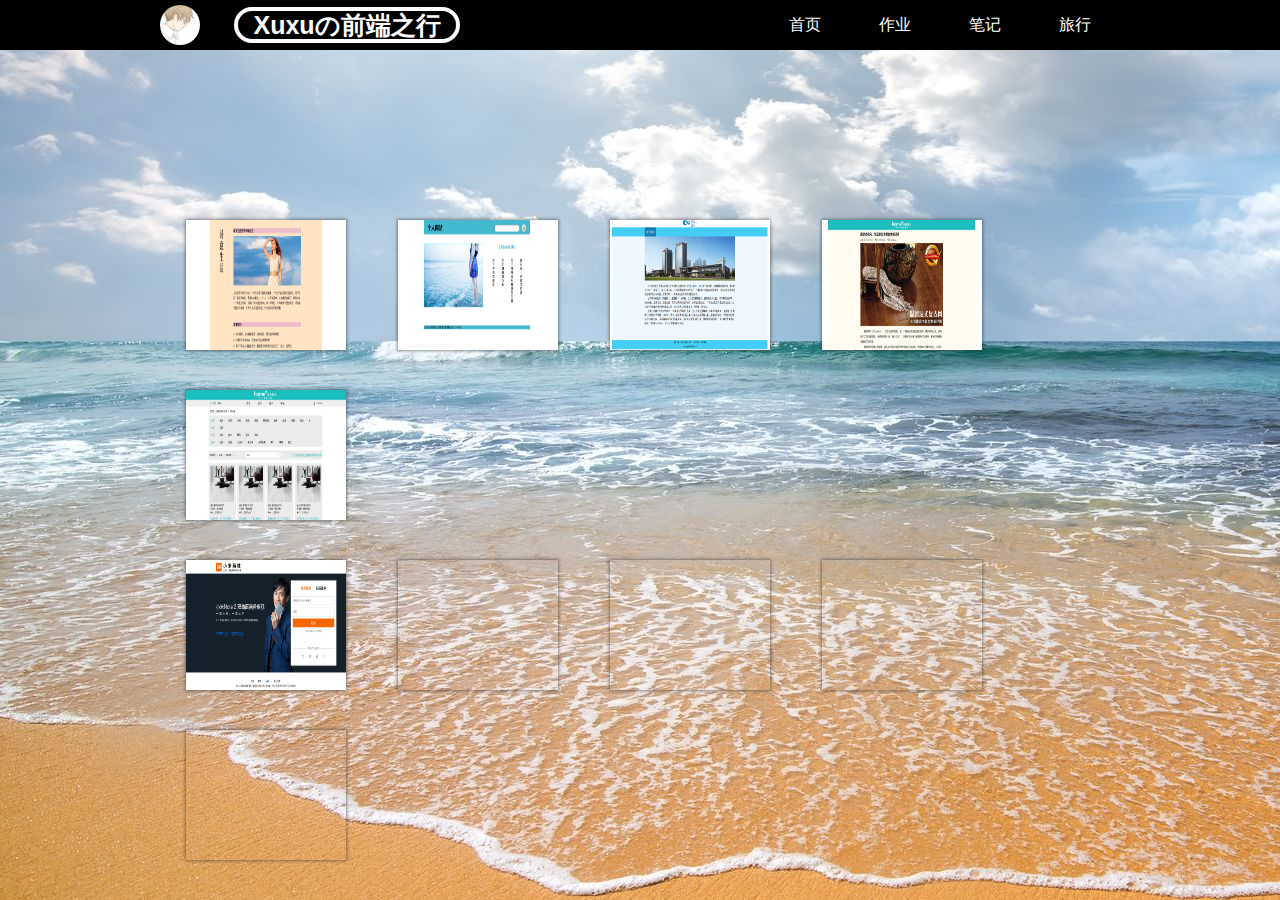
<file: work.html>
<!DOCTYPE html>
<html lang="en">
<head>
    <meta charset="UTF-8">
    <meta name="viewport" content="width=device-width, initial-scale=1.0">
    <meta http-equiv="X-UA-Compatible" content="ie=edge">
    <title>Xuxuの前端之行</title>
    <link rel="stylesheet" href="mycss.css" type="text/css">
    <link rel="stylesheet" href="galary.css">
</head>
<body>
    <div class="header">
        <div class="nav">
            <div class="nav-left">
                <a href="https://github.com/MrXuxu/"><img src="images/adm.jpg" alt=""></a>
                <span>Xuxuの前端之行</span>
            </div>
            <div class="nav-right">
                <ul>
                    <li><a href="index.html">首页</a></li>
                    <li><a href="#">作业</a>
                        <!-- <ul class="inside">
                            <li><a href="day2/作业一/index.html">旅行生活</a></li>
                            <li><a href="day2/作业二/index.html">个人网站</a></li>
                            <li><a href="day3/index.html">广州远大</a></li>
                            <li><a href="day4/index.html">家居医生1</a></li>
                            <li><a href="day5/index.html">家居医生2</a></li>
                            <li><a href="day9/index.html">小米登录</a></li>
                        </ul> -->
                    </li>
                    <li><a href="#">笔记</a>
                        <ul class="inside">
                            <li><a href="https://www.xubaoshan.top" target="_blank">看云</a></li>
                            <li><a href="https://www.jianshu.com/u/9346e6060d1a" target="_blank">简书</a></li>
                        </ul>
                    </li>
                    <li><a href="#">旅行</a></li>
                </ul>
            </div>
        </div>
    </div>
    <!-- <span class="title"><h1>做最酷的前端工程师</h1></span> -->
    <!-- <div class="circle">
        <a href="day2/作业一/index.html"><img src="images/jiantou.jpg" alt=""></a>
        <!-- <a href="#">></a> -->
    </div>
    <div class="work">
        <div class="galary row">
                    <div class="galary-page one">
                        <p>诗意生活</p>
                        <a href="day2/作业一/index.html"><img src="images/1.png" alt=""></a>
                    </div>
                    <div class="galary-page">
                        <p>个人网站</p>
                        <!-- <img src="images/2.png" alt=""> -->
                        <a href="day2/作业二/index.html"><img src="images/2.png" alt=""></a>
                    </div>
                    <div class="galary-page">
                        <p>广州远大</p>
                        <!-- <img src="images/3.png" alt=""> -->
                        <a href="day3/index.html"><img src="images/3.png" alt=""></a>
                    </div>
                    <div class="galary-page">
                        <p>家居医生一</p>
                        <!-- <img src="images/4.png" alt=""> -->
                        <a href="day4/index.html"><img src="images/4.png" alt=""></a>
                    </div>
                    <div class="galary-page">
                        <p>家居医生二</p>
                        <!-- <img src="images/5.png" alt=""> -->
                        <a href="day5/index.html"><img src="images/5.png" alt=""></a>
                    </div>       
        </div>
        <div class="galary row">
                    <div class="galary-page one">
                        <p>小米登录</p>
                        <a href="day9/index.html"><img src="images/6.png" alt=""></a>
                    </div>
                    <div class="galary-page">
                        <p>待做</p>
                        <!-- <img src="images/2.png" alt=""> -->
                    </div>
                    <div class="galary-page">
                        <p>待做</p>
                        <!-- <img src="images/3.png" alt=""> -->
                    </div>
                    <div class="galary-page">
                        <p>待做</p>
                        <!-- <img src="images/4.png" alt=""> -->
                    </div>
                    <div class="galary-page">
                        <p>待做</p>
                        <!-- <img src="images/5.png" alt=""> -->
                    </div>       
        </div>
    </div>
</body>
</html>
</file>
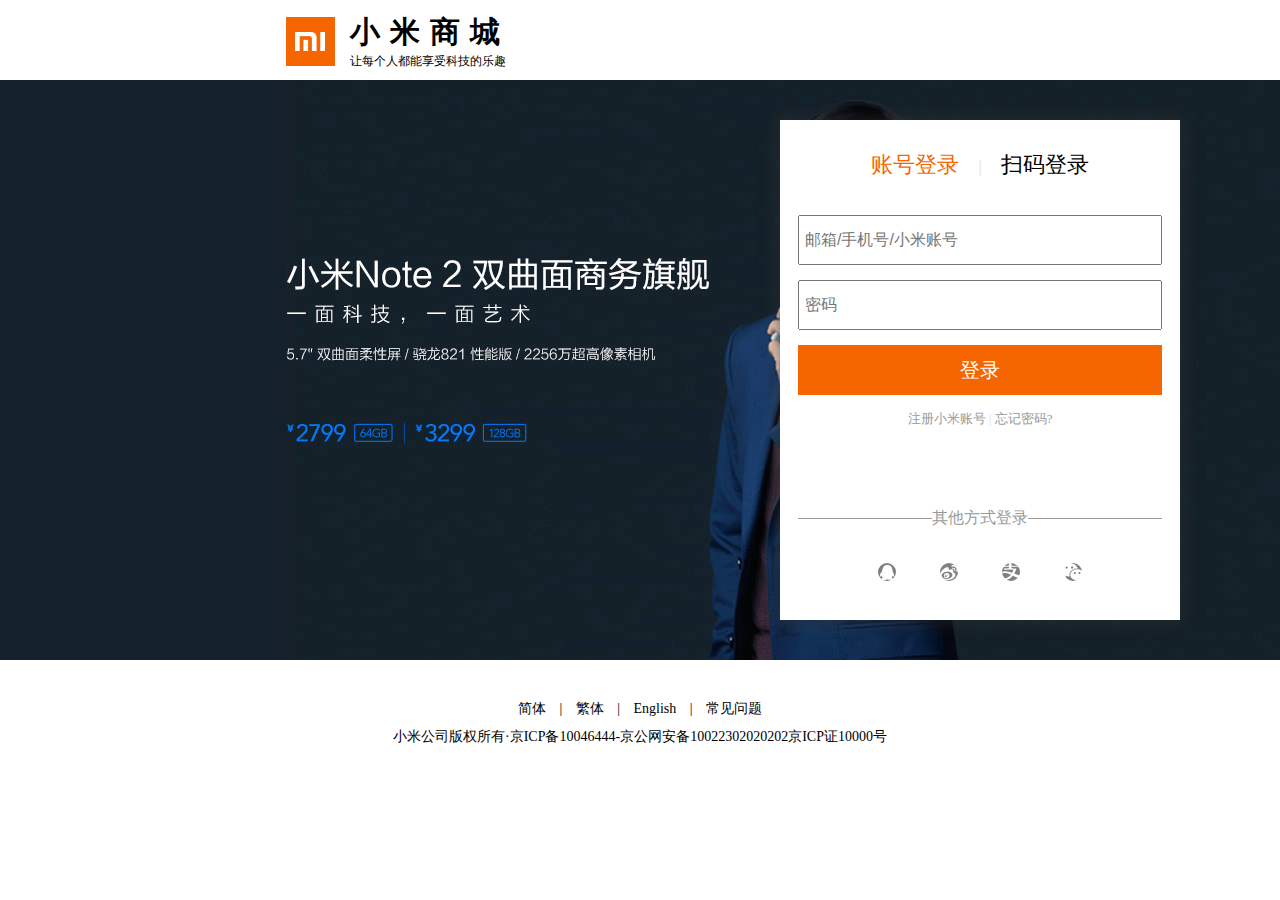
<file: day9/xiaomi.html>
<!DOCTYPE html>
<html lang="en">
<head>
    <meta charset="UTF-8">
    <meta name="viewport" content="width=device-width, initial-scale=1.0">
    <meta http-equiv="X-UA-Compatible" content="ie=edge">
    <title>Document</title>
    <link rel="stylesheet" href="layout.css">
    <link rel="stylesheet" href="login.css">
</head>
<body>
    <div class="header">
        <ul>
            <li class="logo">
                <!-- <img src="images/mi-logo.png"> -->
            </li>
            <li>
                <p class="title">小米商城</p>
                <p>让每个人都能享受科技的乐趣</p>
            </li>
        </ul>
    </div>
    <div class="banner"></div>
    <div class="login">
            <a href="#" class="choose left">账号登录</a>
            <span style="color: #e0e0e0">|</span>
            <a href="#" class="choose right">扫码登录</a>
            <form>
                <input type="text" placeholder="邮箱/手机号/小米账号" id="login-text">
                <input type="password" placeholder="密码" id="login-pwd">
                <input type="submit" value="登录" id="login-sub">
            </form>
            <span class="forget">
                <a href="#">注册小米账号</a>
                <span>|</span>
                <a href="#">忘记密码?</a></span>
            <fieldset>
                <legend>其他方式登录</legend>
            </fieldset>
            <div class="icon">
                <a href="#" class="qq"></a>
                <a href="#" class="weibo"></a>
                <a href="#" class="pay"></a>
                <a href="#" class="wechat"></a>
            </div>
    </div>
    <div class="bottom">
        <p>
            <a href="#">简体</a>
            <span>|</span>
            <a href="#">繁体</a>
            <span>|</span>
            <a href="#">English</a>
            <span>|</span>
            <a href="#">常见问题</a>
        </p>
        <p>小米公司版权所有·京ICP备10046444-京公网安备10022302020202京ICP证10000号</p>
    </div>

</body>
</html>
</file>
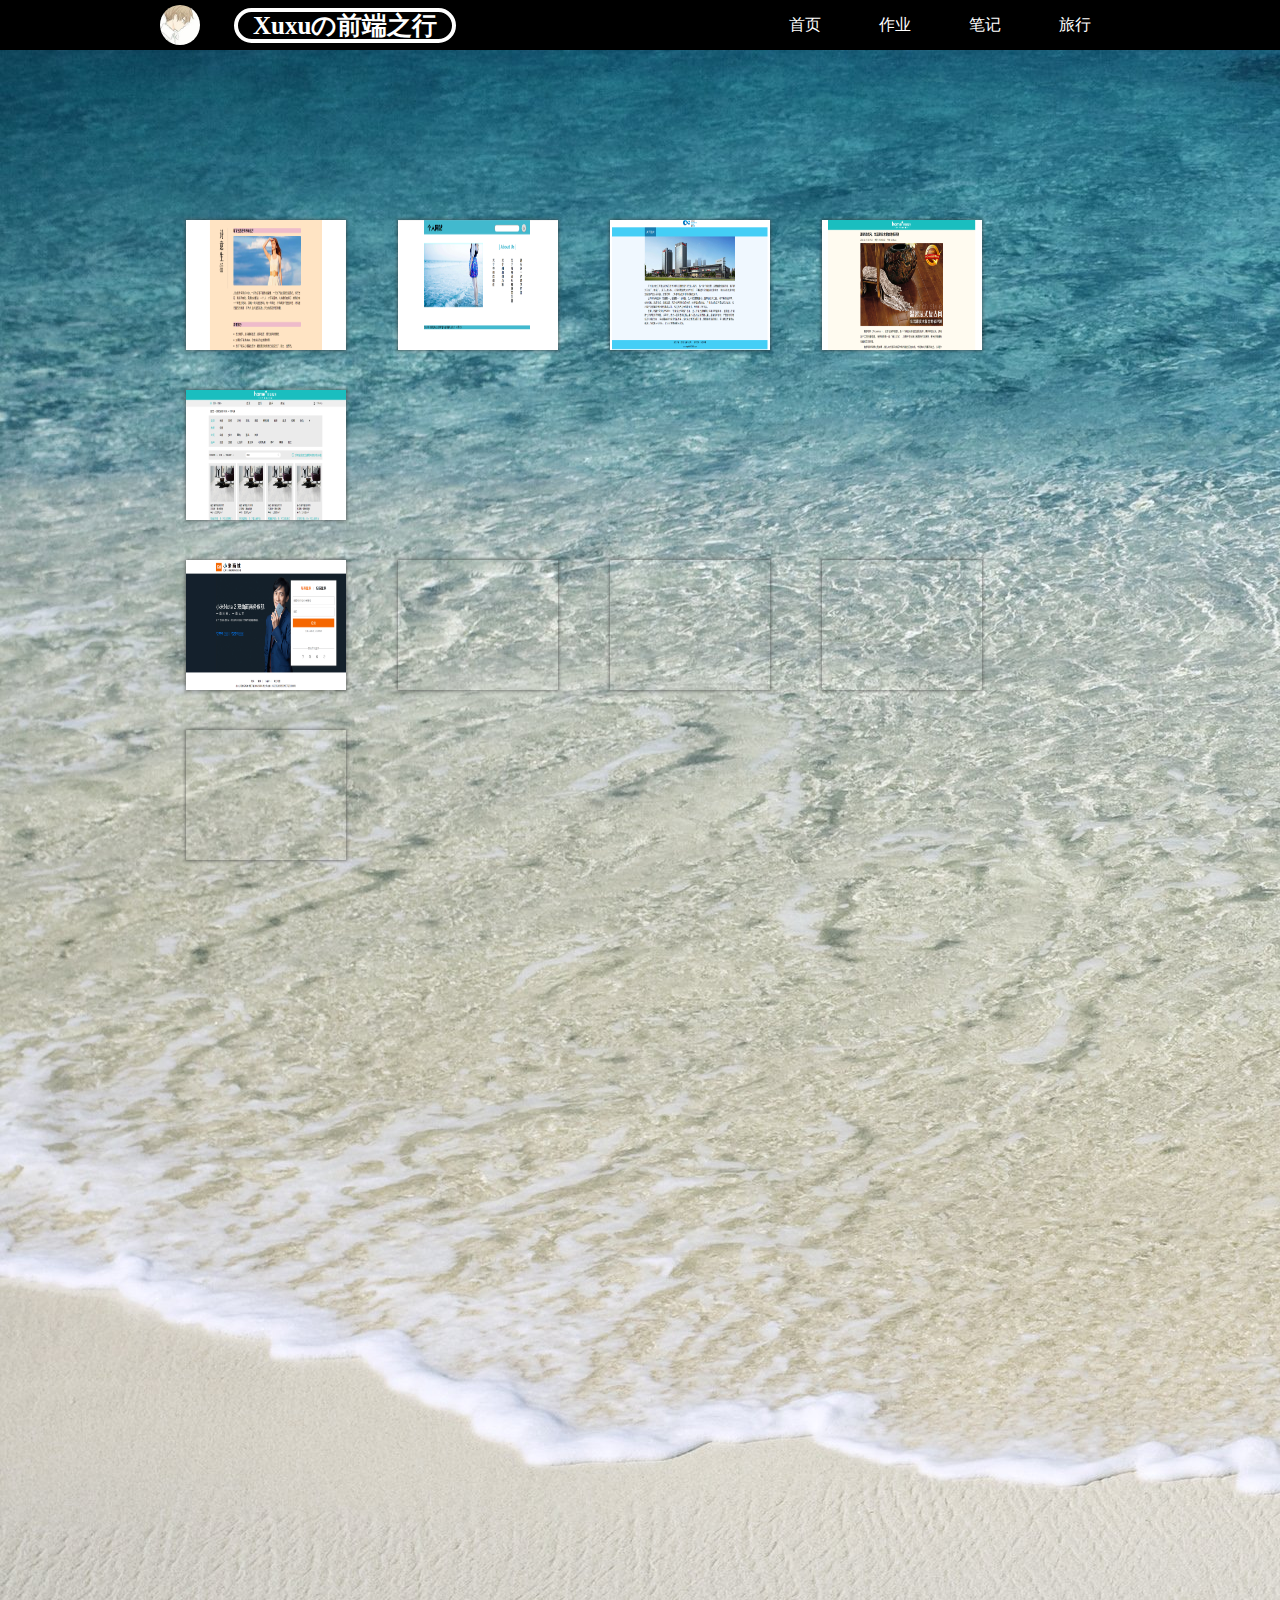
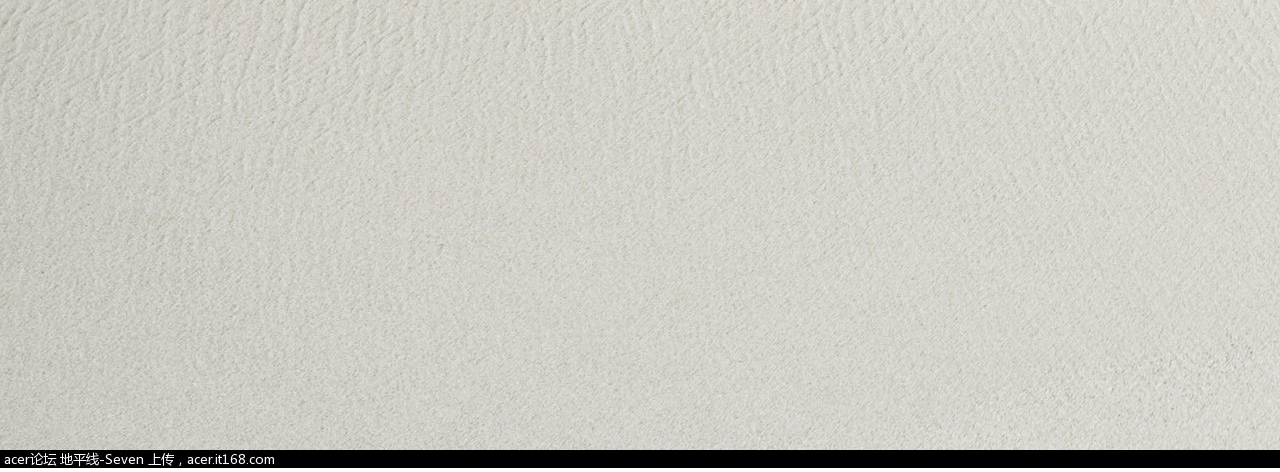
<file: indexpage/work.html>
<!DOCTYPE html>
<html lang="en">
<head>
    <meta charset="UTF-8">
    <meta name="viewport" content="width=device-width, initial-scale=1.0">
    <meta http-equiv="X-UA-Compatible" content="ie=edge">
    <title>Xuxuの前端之行</title>
    <link rel="stylesheet" href="curency.css">
    <link rel="stylesheet" href="header.css">
    <!-- <link rel="stylesheet" href="aboutme.css"> -->
    <link rel="stylesheet" href="galary.css">
</head>
<body>
    <div class="header">
        <div class="nav">
            <div class="nav-left">
                <a href="https://github.com/MrXuxu/"><img src="images/adm.jpg" alt=""></a>
                <span>Xuxuの前端之行</span>
            </div>
            <div class="nav-right">
                <ul>
                    <li><a href="index.html">首页</a></li>
                    <li><a href="work.html">作业</a></li>
                    <li><a href="#">笔记</a>
                        <ul class="inside">
                            <li><a href="https://www.xubaoshan.top" target="_blank">看云</a></li>
                            <li><a href="https://www.jianshu.com/u/9346e6060d1a" target="_blank">简书</a></li>
                        </ul>
                    </li>
                    <li><a href="#">旅行</a></li>
                </ul>
            </div>
        </div>
    </div>
    <!-- <span class="title"><h1>做最酷的前端工程师</h1></span>
    <div class="circle">
        <a href="work.html"><img src="images/jiantou.jpg" alt=""></a>
    </div> -->
    <div class="work">
        <div class="galary row">
            <div class="galary-page one">
                <p>诗意生活</p>
                <a href="day2/作业一/index.html"><img src="images/1.png" alt=""></a>
            </div>
            <div class="galary-page">
                <p>个人网站</p>
                <a href="day2/作业二/index.html"><img src="images/2.png" alt=""></a>
            </div>
            <div class="galary-page">
                <p>广州远大</p>                          
                <a href="day3/index.html"><img src="images/3.png" alt=""></a>
            </div>
            <div class="galary-page">
                <p>家居医生一</p>
                <a href="day4/index.html"><img src="images/4.png" alt=""></a>
            </div>
            <div class="galary-page">
                <p>家居医生二</p>
                <a href="day5/index.html"><img src="images/5.png" alt=""></a>
            </div>       
        </div>
        <div class="galary row">
            <div class="galary-page one">
                <p>小米登录</p>
                <a href="day9/index.html"><img src="images/6.png" alt=""></a>
            </div>
            <div class="galary-page">
                <p>待做</p>
            </div>
            <div class="galary-page">
                <p>待做</p>
            </div>
            <div class="galary-page">
                <p>待做</p>
            </div>
            <div class="galary-page">
                <p>待做</p>
            </div>       
        </div>
    </div>
    <div class="banner">
        <img src="images/banner.jpg" alt="">
    </div>
</body>
</html>
</file>
<file: mycss.css>
* {
    margin: 0;
    padding: 0;
}

body, html {
    width: 100%;
    height: 100%;
}
body {
    font-family: "mircrosoft YaHei", sans-serif;
    background: url("images/bg2.jpg")
}

a {
    color: white;
    text-decoration: none;
}

/* .nav-left a:hover {
    background: none;
} */

.header {
    background-color: rgba(0, 0, 0);
    z-index: 3;
}

.nav {
    width: 75%;
    height: 50px;
    margin: 0 auto;
}

.nav-left {
    margin-top: 5px;
    display: inline-block;
}

.nav-left img {
    width: 40px;
    vertical-align: middle;
    border-radius: 30px;
}

.nav-left span {
    /* display: inline-block; */
    margin-left: 30px;
    padding: 0 15px;
    vertical-align: middle;
    font-size: 25px;
    color: white;
    font-weight: bolder;
    border: 4px solid white;
    border-radius: 25px;
}

/* -------------下拉栏------------- */
.nav-right {
    float: right;
}

ul {
    list-style: none;
    line-height: 50px
}

.nav-right a {
    width: 60px;
    text-decoration: none;
    text-align: center;
    padding: 0 15px;
    display: block;
}

ul li {
    float: left;
    /* display: block; */
}

ul.inside li {
    float: none;
    display: none;
}

ul li:hover li {
    display: block;
}

ul.inside li a {
    font-size: 13px;
    background-color: black;
}

ul li a:hover {
    background-color: gray;
}

ul.inside li a:hover {
    background-color: gray;
}

/* -------------文字------------ */
h1 {
    display: inline-block;
    position: absolute;
    left: 50%;
    top: 50%;
    transform: translate(-50%, -50%);
    border-bottom: 3px solid rgba(0, 0, 0, 0);
    cursor: default;
}

h1:hover {
    border-bottom: 3px solid black;
}
.circle img {
    width: 50px;
    position: absolute;
    left: 50%;
    top: 60%;
    transform: translate(-50%, 0);
    border-radius: 50%;
    /* border: 1px solid #fff; */
}

/* .circle a {
    display: block;
    text-align: center;
    color: white;
    font-size: 30px;
    width: 40px;
    height: 40px;
    background-color: black;
    border-radius: 50%;
} */
</file>
<file: galary.css>
* {
    margin: 0;
    padding: 0;
}


.work {
    width: 100%;
    /* height: 900px; */
    position: absolute;
    /* border: 1px solid aqua; */
    top: 200px;
    /* left: 300px; */
    /* margin: 200px; */
    /* z-index: 1; */
}

.galary {
    width: 75%;
    margin: 0 auto;
    /* border: 1px solid black; */
    box-sizing: border-box;
}

.galary-page {
    width: 160px;
    height: 130px;
    /* background-color: white; */
    margin: 20px 26px;
    float: left;
    position: relative;
    box-shadow: 0 0 3px 1px rgba(51, 51, 51, 0.53);
    transition: 1s;
}

.galary-page:hover {
    margin-top: 15px;
    box-shadow: 0 0 15px 3px rgba(51, 51, 51, 0.53);
}
.row::after {
    display: table;
    content: "";
    clear: both;
}

/* -------封面------- */
.galary-page img {
    width: 160px;
    height: 130px;
}

.galary-page:hover p {
    position: absolute;
    display: block;
    width: 100%;
    height: 30px;
    line-height: 30px;
    background: rgba(255, 255, 255, 0.7);
    text-align: center;
    top: 0;
}

.galary-page p{
    display: none;
}
</file>
<file: day3/mycss.css>
* {
    margin: 0px;
    padding: 0px;
}

div.container {
    width: 95%;
    margin-right: auto;
    margin-left: auto;
    background-color: aliceblue;
}

div.top {
    height: 45px;
    background-color: white;
}

div.top img {
    display: block;
    height: 40px;
    margin-top: 2.5px;
    margin-left: auto;
    margin-right: auto;
}

div.nav {
    height: 55px;   
    background-color: #44cef6;
}

div.title {
    margin-left: 286px;

}

div.title a {
    display: block;
    width: 100px;
    text-align: center;
    line-height: 55px;
    font-size: 18px;
    color: white;
    text-decoration: none;
    background-color: #177cb0;  
}

div.title a:hover {
    background-color: #065279;
}

div.tupian img {
    display: block;
    width: 796px;
    margin-right: auto;
    margin-left: auto;
}

div.wenzi {
    display: inline-block;
    padding: 20px 284px;
}

div.wenzi p {
    text-indent: 30px;
    line-height: 25px;
}

div.footer {
    height: 55px;
    margin-top: 70px;
    background-color: #44cef6;
}

div.footer p {
    text-align: center;
    line-height: 25px;
    font-size: 10px;
}

/* ---------turn page----------- */
.p-page,
.n-page {
    height: 300px;
    width: 200px;  
    /* color: black; */
    font-size: 30px;
    font-weight: bolder;
    text-align: center;
    position: absolute;
}
.p-page a,
 .n-page a {
    display: none;
    width: 200px;
    line-height: 300px;
    text-decoration: none;
    color: black
}
.p-page {
    top: 200px;
    left: 0;
}

.n-page {
    top: 200px;
    right: 0;
}
.p-page:hover,
.n-page:hover {
    background: rgba(0, 0, 0, 0.2);
}

.p-page:hover a,
.n-page:hover a {
    display: inline-block;
}
</file>
<file: day4/mycss.css>
* {
    margin: 0;
    padding: 0;
}

div.container {
    width: 90%;
    /* height:1200px; */
    margin: 0 auto;
    background-color: #fffbf0;
}
div.nav {
    height: 60px;
    background: rgb(26, 190, 191) url("images/logo.png") no-repeat center center;
}

div.content {        
    width: 800px;
    margin: 0 auto;
}

p.title-b {
    margin-left: 40px;
    line-height: 50px;
    font-size: 20px;
    font-weight: bold;
    font-family: Microsoft YaHei, -apple-system, sans-serif;
}

p.title-t {
    margin-left: 40px;
    font-size: 12px;
}

div.image img {
    display: block;
    margin: 10px auto 0 auto;
}

div.wenzi {
    margin-top: 15px;
}
div.wenzi p {
    margin-left: 40px;
    margin-right: 40px;
    line-height: 30px;
    text-indent: 2em;
    font-family: Microsoft YaHei, -apple-system, sans-serif;
}

table.message {
    margin: 30px auto;
}
table.message, 
table.message th, 
table.message td {
    border: 1px solid #ccc;
    border-collapse: collapse;
}

table.message {
    width: 720px;
    text-align: center;
}

table.message th, 
table.message td {
    padding: 15px 7px;
}

table.message th {
    font-size: 20px;
    color: white;
    background-color: rgb(255, 130, 1);
}

table.message tr:nth-of-type(even) {
    background-color: #fff2df;
}
table.message td {
    font-weight: bold;
}


/* ---------turn page----------- */
.p-page,
.n-page {
    height: 300px;
    width: 200px;  
    /* color: black; */
    font-size: 30px;
    font-weight: bolder;
    text-align: center;
    position: absolute;
}
.p-page a,
.n-page a {
    display: none;
    width: 200px;
    line-height: 300px;
    text-decoration: none;
    color: black
}
.p-page {
    top: 200px;
    left: 0;
}

.n-page {
    top: 200px;
    right: 0;
}

.p-page:hover a,
.n-page:hover a {
    display: inline-block;
    background: rgba(0, 0, 0, 0.2);
}
</file>
<file: day5/layout.css>
* {
    margin: 0;
    padding: 0;
}

a {
    color: black;
    text-decoration: none;
}
.top {
    height: 60px;
    background: rgb(26, 190, 191) url("images/logo.png") no-repeat center center;
}

.nav {
    height: 40px;
    background-color: rgb(239, 239, 239);
}

.content {
    width: 1000px;
    /* height: 1400px; */
    margin: 0 auto;
    /* background-color: rgb(235, 235, 235); */
}

.bottom {
    /* height: 300px; */
    margin-top: 15px;
    background-color: rgb(81, 81, 81);
}





/* <div class="feedback row">
            <img src="images/small_weixin.png">
            <p>sdafdsafdsafsdafds</p>
            <p>sdafdsafdsafsdafds</p>
        </div> */
/* .feedback {
    border: 1px solid aqua;
}

.row::after {
    display: table;
    content: "";
    clear: both;
}
.feedback img {
    float: left;
} */



/* ---------turn page----------- */
.p-page,
.n-page {
    height: 300px;
    width: 200px;  
    /* color: black; */
    font-size: 30px;
    font-weight: bolder;
    text-align: center;
    position: absolute;
}
.p-page a,
 .n-page a {
    display: none;
    width: 200px;
    line-height: 300px;
    text-decoration: none;
    color: black
}
.p-page {
    top: 200px;
    left: 0;
}

.n-page {
    top: 200px;
    right: 0;
}
.p-page:hover,
.n-page:hover {
    background: rgba(0, 0, 0, 0.2);
}

.p-page:hover a,
.n-page:hover a {
    display: inline-block;
}
</file>
<file: day5/navigation.css>
.row::after {
    display: table;
    content: "";
    clear: both;
}

.nav-wrap {
    width: 1000px;
    height: 40px;
    margin: 0 auto;
    box-sizing: border-box;
    /* border: 1px solid black; */
}

.nav-center {
    width: 400px;
    height: 40px;
    margin: 0 auto;
    /* display: inline-block; */
    float: left;
    box-sizing: border-box;
    /* border: 1px solid black; */
}


/* --------nav-right--------- */
.local-img {
    height: 40px;
    width: 40px;
    float: left;
    background: url("images/location.png") no-repeat center center;
}

.nav-left a {
    line-height: 40px;
    /* width: 150px; */
    font-size: 13px;
}

.nav-left {
    float: left;
    width: 300px;
    /* border: 1px solid black; */
}

/* ------nav-center------- */
.nav-center li {
    list-style-type: none;
    float: left;
}

.nav-center a {
    display: inline-block;
    line-height: 40px;
    width: 100px;
    text-align: center;   
    font-size: 17px;
}

.nav-center a:hover {
    background-color: #ccc;
}

/* ------right-nav------ */
.nav-right {
    /* display: inline-block; */
    float: left;
    width: 300px;
    height: 40px;
    text-align: right;
    /* border: 1px solid black; */
}
.adm-img {
    height: 40px;
    width: 40px;
    margin-left: 208px;
    float: left;
    /* border: 1px solid black; */
    background: url("images/adm.png") no-repeat center center;
}

.nav-right a {
    line-height: 40px;
    font-size: 13px;
}

.nav-right a:hover {
    text-decoration: underline;
}
</file>
<file: day5/content_choose.css>
/* ------------title------------ */
.title p{
    padding: 15px;
}

.title a:hover {
    text-decoration: underline;
}

/* ------------menu-------------- */
.menu {
    width: 100%;
    padding: 15px 15px 0 15px;
    background-color: rgb(235, 235, 235);
    box-sizing: border-box;
}

.menu a {
    display: inline-block;
    padding: 1px 3px;
    margin-right: 30px;
    margin-bottom: 15px;
    /* box-sizing: border-box; */
    border: 2px solid rgb(0, 0, 0, 0);
}

.menu a.sort {
    color: rgb(24, 190, 190);
}

.menu a:hover {
    background-color: white;
    border: 2px solid rgb(255, 167, 0);
    /* box-sizing: border-box; */
}

/* ---------------search------------- */
.search {
    height: 40px;
    margin: 20px auto;
    position: relative;
    padding: 7px;
    background-color: rgb(235, 235, 235);
    
}
.search a {
    line-height: 40px;
    color: black;
    font-size: 13px;
}

.s-line {
    margin-left: 100px;
}

.search input {
    height: 20px;
    width: 200px;
    /* border-radius: 15px; */
}
.btn {
    /* border: 2px solid rgb(24, 190, 190); */
    background: url("images/search.png") no-repeat center center;
    width: 40px;
    height: 25px;
    position: absolute;
    top:17px;
    /* margin-top: 10px; */
    border-color: rgb(24, 190, 190);
    border-radius: 20px;
    cursor: pointer;
}

.question {
    margin-left: 130px;
    line-height: 40px;
    vertical-align: middle;
}

a.sp-q {
    font-size: 17px;
    color: rgb(24, 190, 190);
}

a.sp-q:hover {
    text-decoration: underline;
}
</file>
<file: day5/content_galary.css>
.galary {
    margin-top: 20px;
}

.row::after {
    content: "";
    display:table;
    clear: both;
}

.galary>div {
    float: left;
    width: 240px;
    height: 350px;
    padding: 15px;
    border: 1px solid #eee;
    background-color: rgb(235, 235, 235);
    box-sizing: border-box;
}

.galary>div:not(:last-child) {
    margin-right: 13.333px;
}

.galary p {
    font-size: 14px;
}
.galary .sp-t {
    margin-top: 7px;
}
.galary .sp-p {
    margin-top: 15px;
    font-size: 17px;
    color: rgb(24, 190, 190);
}

.galary>div:hover {
    color: rgb(255, 167, 0);
    background-color: #ccc;
}
</file>
<file: day5/content_page_fback.css>
/* ----------page--------- */
.page {
    /* height: 50px; */
    margin-top: 20px;
    /* border: 1px solid black; */
}

.row::after {
    display: table;
    content: "";
    clear: both;
}
.turnpage {
    margin: 10px 3em 14px 0;
    float: left;
}

a.sp-a {
    display: inline-block;
    width: 80px;
    padding: 5px;
    text-align: center;
    background-color: #eee;
}

.turnpage a {
    margin-right: 20px;
}
.turnpage a:hover {
    text-decoration: underline;
    color: rgb(255, 167, 0);
}
input.num {
    width: 30px;
    height: 30px;
    margin: auto 5px;
}
.page>p {
    float: left;
    line-height: 50px;
}

a.sp-s {
    display: inline-block;
    width: 60px;
    padding: 5px;
    margin: 10px auto 10px 50px;
    color: white;
    text-align: center;
    background-color: rgb(255, 167, 0);
}

a.sp-s:hover {
    text-decoration: underline;
    color: white;
}

/* ----------feedback---------- */
.feedback {
    /* border: 1px solid black; */
    margin-top: 10px;
    padding: 15px;
}

.feedback img {
    float: left;
    border: 1px solid #ccc;
}

.feedback p {
    display: inline-block;
    /* border: 1px solid aqua; */
    margin-left: 20px;
}

/* .feedback p:first-child {
    border: 1px solid aqua;
} */

.feedback .sp-f {
    padding-bottom: 15px;
    color: rgb(26, 190, 191);
    font-size: 20px;
}
</file>
<file: day5/bottom.css>
.bottom {
    background-color: rgb(81, 81, 81);
    color: white;
    /* border: 1px solid black; */
}

.bottom a {
    color: white;
}
.bottom-nav {
    width: 1000px;
    margin: 0 auto;
    padding: 20px;
    box-sizing: border-box;
    /* border: 1px solid black; */
}

.bottom-nav-logo {
    float: left;
}

.bottom-nav-logo img {
    margin: 10px auto;
    /* border: 1px solid black; */
}

p.sp-b {
    font-size: 20px;
    line-height: 30px;
}

.bottom-nav-bar {
    display: inline-block;
    margin-top: 35px;
    margin-left: 90px;
    font-size: 13px;
    /* border: 1px solid aqua; */
}

.bottom-nav-wrap{
    position: relative;
    /* vertical-align: bottom; */
    /* border: 1px solid black; */
    /* border: 1px solid aqua; */
    /* height: 35px; */
    /* width: 300px; */
}

.bottom-nav-wrap a {
    /* display: inline-block; */

    /* border: 1px solid black;  */
    margin-right: 40px;
    line-height: 35px;
    /* margin-top: 15px; */
    /* vertical-align: bottom; */
    /* line-height: 35px; */
}

.bottom-nav-wrap a:hover {
    text-decoration: underline;
}
.bottom-nav-wrap img {
    margin-left: 60px;
    margin-right: 0;
    position: absolute;
    top: 7px;
    /* border: 1px solid black; */
}
a.sp-link {
    margin-right: 5px;
    margin-left: 95px;
}



.end {
    width: 1000px;
    margin: 20px auto 0 auto;
    padding: 20px 0 20px 20px;
    border-top: 1px solid #ccc;
    box-sizing: border-box;
}

.end p {
    font-size: 13px;
}
.end-p {
    float: left;
    margin-right: 390px;
}
</file>
<file: day9/layout.css>
* {
    margin: 0;
    padding: 0;
}

.header {
    height: 80px;
    width: 100%;
    /* border: 1px solid black; */
    box-sizing: border-box;
}

ul {
    list-style: none;
    display: inline-block;
    margin-top: 12px;
    margin-left: 286px;
}

li {
    float: left;
    /* border: 1px solid aqua; */
}

.logo {
    width: 49px;
    height: 49px;
    background: #f56600 url("images/mi-logo.png") no-repeat center center;
    margin-top: 5px;
}

/* .logo img {
    
} */
.title {
    font-size: 30px;
    font-weight: bold;
    letter-spacing: 10px;
}
.title+p {
    font-size: 12px;
}

.logo+li {
    margin-left: 15px;
}

/* ----------banner---------- */
.banner {
    height: 580px;
    /* width: 100%; */
    background: url("images/banner.png");
    background-position-x: -108px;
}

/* ----------镶嵌login-------- */
.login {
    position: absolute;
    top: 100px;
    right: 100px;
    z-index: 1;
}

/* --------bottom------- */

.bottom {
    text-align: center;
    font-size: 14px;
}

.bottom p:first-of-type {
    margin-top: 40px;
}

.bottom p:first-of-type a {
    margin: 0 10px;
}

.bottom p:nth-of-type(2) {
    margin-top: 10px;
}


/* ----------turnpage----------- */
.p-page,
.n-page {
    height: 300px;
    width: 200px;  
    /* color: black; */
    font-size: 30px;
    font-weight: bolder;
    text-align: center;
    position: absolute;
    z-index: 3;
}
.p-page a,
.n-page a {
    display: none;
    width: 200px;
    line-height: 300px;
    text-decoration: none;
    color: black
}
.p-page {
    top: 200px;
    left: 0;
}

.n-page {
    top: 200px;
    right: 0;
}

.p-page:hover a,
.n-page:hover a {
    display: inline-block;
    background: rgba(0, 0, 0, 0.4);
    /* z-index: 3; */
}
</file>
<file: day9/login.css>
/* ----------元素位置布局---------- */
* {
    margin: 0;
    padding: 0;
}

.login {
    width: 400px;
    height: 500px;
    box-shadow: 0 0 15px 3px rgba(51, 51, 51, 0.53);
    margin: 20px auto 0 auto;
    /* border: 1px solid aqua; */
    text-align: center;
    background-color: white;
}

#login-text,
#login-pwd {
    width: 350px;
    height: 30px;
    display: inline-block;
    margin-left: auto;
    margin-right: auto;
}

#login-sub {
    width: 364px;
    height: 30px;
    display: inline-block;
    margin-left: auto;
    margin-right: auto;
}

/* ----------样式设计---------- */
a {
    color: black;
    text-decoration: none;
}

.choose {
    display: inline-block;
    margin-top: 30px;
    font-size: 22px;
}

.left {
    color: #f56600;
    margin-right: 15px;
}

.right {
    margin-left: 15px;
}
#login-text,
#login-pwd {
    padding: 8px 5px;
    font-size: 16px;
    /* box-sizing: border-box; */
    outline: none;;
}

#login-text {
    margin-top: 35px;
}

#login-pwd {
    margin-top: 15px;
}

#login-sub {
    height: 50px;
    margin-top: 15px;
    border: none;
    outline: none;
    font-size: 20px;
    background-color: #f56600;
    color: white;
}

.forget {
    display: inline-block;
    margin-top: 15px;
}
.forget {
    font-size: 13px;
    color: #e0e0e0;
}

.forget a {
    color: #999;
}

.forget a:hover {
    text-decoration: underline;
}
fieldset {
    display: inline-block;
    width: 364px;
    margin-top: 80px;
    color: #999;
    border: none;
    border-top: 1px solid #999
}

/* ------------icon---------- */

.icon {
    margin: 30px auto;
}

.qq,.weibo,.pay,.wechat {
    width: 18px;
    height: 18px;
    display: inline-block;
    margin: 0 20px;
    border-radius: 50%;
    background: gray url("images/icons_type.png");
}

.qq {
    background-position-x: -19px;
}

.weibo {
    background-position-x: -38px;
}

.pay {
    background-position-x: -59px;
}

.wechat {
    background-position-x: -87px;
}

.qq:hover,.weibo:hover,.pay:hover,.wechat:hover{
    background-color: black;
}
</file>
<file: indexpage/curency.css>
* {
    margin: 0;
    padding: 0;
}

body, html {
    width: 100%;
    height: 100%;
}


a {
    color: white;
    text-decoration: none;
}
</file>
<file: indexpage/header.css>
.header {
    background-color: rgba(0, 0, 0);
}

.nav {
    width: 75%;
    height: 50px;
    margin: 0 auto;
}

.nav-left {
    margin-top: 5px;
    display: inline-block;
}

.nav-left img {
    width: 40px;
    vertical-align: middle;
    border-radius: 30px;
}

.nav-left span {
    /* display: inline-block; */
    margin-left: 30px;
    padding: 0 15px;
    vertical-align: middle;
    font-size: 25px;
    color: white;
    font-weight: bolder;
    border: 4px solid white;
    border-radius: 25px;
}

/* -------------下拉栏------------- */
.nav-right {
    float: right;
}

ul {
    list-style: none;
    line-height: 50px
}

.nav-right a {
    width: 60px;
    text-decoration: none;
    text-align: center;
    padding: 0 15px;
    display: block;
}

ul li {
    float: left;
    /* display: block; */
}

ul.inside li {
    float: none;
    display: none;
}

ul li:hover li {
    display: block;
}

ul.inside li a {
    font-size: 13px;
    background-color: black;
}

a:hover {
    background-color: gray;
}

ul.inside li a:hover {
    background-color: gray;
}
</file>
<file: indexpage/aboutme.css>
/* -------------文字------------ */
h1 {
    display: inline-block;
    position: absolute;
    left: 50%;
    top: 50%;
    transform: translate(-50%, -50%);
    border-bottom: 3px solid rgba(0, 0, 0, 0);
}

h1:hover {
    border-bottom: 3px solid black;
}
.circle img {
    width: 50px;
    position: absolute;
    left: 50%;
    top: 50%;
    transform: translate(-50%, 80%);
    border-radius: 50%;
}
</file>
<file: indexpage/bg.css>
body {
    font-family: "mircrosoft YaHei", sans-serif;
    background: url("images/bg2.jpg")
}
</file>
<file: 家庭医生/layout.css>
* {
    margin: 0;
    padding: 0;
}

a {
    color: black;
    text-decoration: none;
}
.top {
    height: 60px;
    background: rgb(26, 190, 191) url("images/logo.png") no-repeat center center;
}

.nav {
    height: 40px;
    background-color: rgb(239, 239, 239);
}

.content {
    width: 1000px;
    /* height: 1400px; */
    margin: 0 auto;
    /* background-color: rgb(235, 235, 235); */
}

.bottom {
    /* height: 300px; */
    margin-top: 15px;
    background-color: rgb(81, 81, 81);
}





/* <div class="feedback row">
            <img src="images/small_weixin.png">
            <p>sdafdsafdsafsdafds</p>
            <p>sdafdsafdsafsdafds</p>
        </div> */
/* .feedback {
    border: 1px solid aqua;
}

.row::after {
    display: table;
    content: "";
    clear: both;
}
.feedback img {
    float: left;
} */
</file>
<file: 家庭医生/navigation.css>
.row::after {
    display: table;
    content: "";
    clear: both;
}

.nav-wrap {
    width: 1000px;
    height: 40px;
    margin: 0 auto;
    box-sizing: border-box;
    /* border: 1px solid black; */
}

.nav-center {
    width: 400px;
    height: 40px;
    margin: 0 auto;
    /* display: inline-block; */
    float: left;
    box-sizing: border-box;
    /* border: 1px solid black; */
}


/* --------nav-right--------- */
.local-img {
    height: 40px;
    width: 40px;
    float: left;
    background: url("images/location.png") no-repeat center center;
}

.nav-left a {
    line-height: 40px;
    /* width: 150px; */
    font-size: 13px;
}

.nav-left {
    float: left;
    width: 300px;
    /* border: 1px solid black; */
}

/* ------nav-center------- */
.nav-center li {
    list-style-type: none;
    float: left;
}

.nav-center a {
    display: inline-block;
    line-height: 40px;
    width: 100px;
    text-align: center;   
    font-size: 17px;
}

.nav-center a:hover {
    background-color: #ccc;
}

/* ------right-nav------ */
.nav-right {
    /* display: inline-block; */
    float: left;
    width: 300px;
    height: 40px;
    text-align: right;
    /* border: 1px solid black; */
}
.adm-img {
    height: 40px;
    width: 40px;
    margin-left: 208px;
    float: left;
    /* border: 1px solid black; */
    background: url("images/adm.png") no-repeat center center;
}

.nav-right a {
    line-height: 40px;
    font-size: 13px;
}

.nav-right a:hover {
    text-decoration: underline;
}
</file>
<file: 家庭医生/content_choose.css>
/* ------------title------------ */
.title p{
    padding: 15px;
}

.title a:hover {
    text-decoration: underline;
}

/* ------------menu-------------- */
.menu {
    width: 100%;
    padding: 15px 15px 0 15px;
    background-color: rgb(235, 235, 235);
    box-sizing: border-box;
}

.menu a {
    display: inline-block;
    padding: 1px 3px;
    margin-right: 30px;
    margin-bottom: 15px;
    /* box-sizing: border-box; */
    border: 2px solid rgb(0, 0, 0, 0);
}

.menu a.sort {
    color: rgb(24, 190, 190);
}

.menu a:hover {
    background-color: white;
    border: 2px solid rgb(255, 167, 0);
    /* box-sizing: border-box; */
}

/* ---------------search------------- */
.search {
    height: 40px;
    margin: 20px auto;
    position: relative;
    padding: 7px;
    background-color: rgb(235, 235, 235);
    
}
.search a {
    line-height: 40px;
    color: black;
    font-size: 13px;
}

.s-line {
    margin-left: 100px;
}

.search input {
    height: 20px;
    width: 200px;
    /* border-radius: 15px; */
}
.btn {
    /* border: 2px solid rgb(24, 190, 190); */
    background: url("images/search.png") no-repeat center center;
    width: 40px;
    height: 25px;
    position: absolute;
    top:17px;
    /* margin-top: 10px; */
    border-color: rgb(24, 190, 190);
    border-radius: 20px;
    cursor: pointer;
}

.question {
    margin-left: 130px;
    line-height: 40px;
    vertical-align: middle;
}

a.sp-q {
    font-size: 17px;
    color: rgb(24, 190, 190);
}

a.sp-q:hover {
    text-decoration: underline;
}
</file>
<file: 家庭医生/content_galary.css>
.galary {
    margin-top: 20px;
}

.row::after {
    content: "";
    display:table;
    clear: both;
}

.galary>div {
    float: left;
    width: 240px;
    height: 350px;
    padding: 15px;
    border: 1px solid #eee;
    background-color: rgb(235, 235, 235);
    box-sizing: border-box;
}

.galary>div:not(:last-child) {
    margin-right: 13.333px;
}

.galary p {
    font-size: 14px;
}
.galary .sp-t {
    margin-top: 7px;
}
.galary .sp-p {
    margin-top: 15px;
    font-size: 17px;
    color: rgb(24, 190, 190);
}

.galary>div:hover {
    color: rgb(255, 167, 0);
    background-color: #ccc;
}
</file>
<file: 家庭医生/content_page_fback.css>
/* ----------page--------- */
.page {
    /* height: 50px; */
    margin-top: 20px;
    /* border: 1px solid black; */
}

.row::after {
    display: table;
    content: "";
    clear: both;
}
.turnpage {
    margin: 10px 3em 14px 0;
    float: left;
}

a.sp-a {
    display: inline-block;
    width: 80px;
    padding: 5px;
    text-align: center;
    background-color: #eee;
}

.turnpage a {
    margin-right: 20px;
}
.turnpage a:hover {
    text-decoration: underline;
    color: rgb(255, 167, 0);
}
input.num {
    width: 30px;
    height: 30px;
    margin: auto 5px;
}
.page>p {
    float: left;
    line-height: 50px;
}

a.sp-s {
    display: inline-block;
    width: 60px;
    padding: 5px;
    margin: 10px auto 10px 50px;
    color: white;
    text-align: center;
    background-color: rgb(255, 167, 0);
}

a.sp-s:hover {
    text-decoration: underline;
    color: white;
}

/* ----------feedback---------- */
.feedback {
    /* border: 1px solid black; */
    margin-top: 10px;
    padding: 15px;
}

.feedback img {
    float: left;
    border: 1px solid #ccc;
}

.feedback p {
    display: inline-block;
    /* border: 1px solid aqua; */
    margin-left: 20px;
}

/* .feedback p:first-child {
    border: 1px solid aqua;
} */

.feedback .sp-f {
    padding-bottom: 15px;
    color: rgb(26, 190, 191);
    font-size: 20px;
}
</file>
<file: 家庭医生/bottom.css>
.bottom {
    background-color: rgb(81, 81, 81);
    color: white;
    /* border: 1px solid black; */
}

.bottom a {
    color: white;
}
.bottom-nav {
    width: 1000px;
    margin: 0 auto;
    padding: 20px;
    box-sizing: border-box;
    /* border: 1px solid black; */
}

.bottom-nav-logo {
    float: left;
}

.bottom-nav-logo img {
    margin: 10px auto;
    /* border: 1px solid black; */
}

p.sp-b {
    font-size: 20px;
    line-height: 30px;
}

.bottom-nav-bar {
    display: inline-block;
    margin-top: 35px;
    margin-left: 90px;
    font-size: 13px;
    /* border: 1px solid aqua; */
}

.bottom-nav-wrap{
    position: relative;
    /* vertical-align: bottom; */
    /* border: 1px solid black; */
    /* border: 1px solid aqua; */
    /* height: 35px; */
    /* width: 300px; */
}

.bottom-nav-wrap a {
    /* display: inline-block; */

    /* border: 1px solid black;  */
    margin-right: 40px;
    line-height: 35px;
    /* margin-top: 15px; */
    /* vertical-align: bottom; */
    /* line-height: 35px; */
}

.bottom-nav-wrap a:hover {
    text-decoration: underline;
}
.bottom-nav-wrap img {
    margin-left: 60px;
    margin-right: 0;
    position: absolute;
    top: 7px;
    /* border: 1px solid black; */
}
a.sp-link {
    margin-right: 5px;
    margin-left: 95px;
}



.end {
    width: 1000px;
    margin: 20px auto 0 auto;
    padding: 20px 0 20px 20px;
    border-top: 1px solid #ccc;
    box-sizing: border-box;
}

.end p {
    font-size: 13px;
}
.end-p {
    float: left;
    margin-right: 390px;
}
</file>
<file: day2/作业一/mycss.css>
/* ---------------------样式设置----------------------- */
* {
    margin: 0px;
    padding: 0px;
}

/* 段落字体设置 content为内容, head标题 */
p {
    font-family: 'Segoe UI', Tahoma, Geneva, Verdana, sans-serif
    
}

p.content {
    line-height: 25px;
}
p.content:hover {
    color: gray;
}

p.head {
    background-color: #eebbcb;
    border-radius: 5px;
    font-weight: bold;
    font-size: 18px;
}

/* a标签设置 */
a {
    text-decoration: none;
    color: black
}

a:hover {
    text-decoration: underline;
}

/* li标签设置 */

li {
    line-height: 30px;
}

img {
    border-radius: 5px;
}

/* ---------------------布局设置----------------------- */

div.container {
    width: 1000px;
    margin: auto;
    background-color: bisque;
}

/* 左边标题 */
div.left-title {
    width: 100px;
    display: block;
    margin-left: 20px;
    float: left;
}

div.left-title p {
    width: 40px;
    margin-top: 50px;
    padding: 0px 40px 80px 60px;
    font-size: 50px;
    font-family: "FZYaoti", sans-serif;
    border-right: 3px solid gray;
}

/* 右边内容 */
div.right-nav {
    width: 700px;
    height: 1000px;
    display: block;
    margin-left: 150px;
}

div.right-top {
    width: 600px;
    padding-top: 50px;
    padding-left: 60px;
}

div.tupian {
    width: 600px;
    margin-top: 15px;
}

div.right-bottom {
    width: 600px;
    padding-top: 60px;
    padding-left: 60px;
}

ul.footer {
    margin-left: 20px;
}

/* ---------turn page----------- */
.p-page,
.n-page {
    height: 300px;
    width: 200px;  
    color: black;
    font-size: 30px;
    font-weight: bolder;
    text-align: center;
    position: absolute;
}
.p-page a,
 .n-page a {
    display: none;
    width: 200px;
    line-height: 300px;
    text-decoration: none;
}
.p-page {
    top: 200px;
    left: 0;
}

.n-page {
    top: 200px;
    right: 0;
}
.p-page:hover,
.n-page:hover {
    background: rgba(0, 0, 0, 0.2);
}

.p-page:hover a,
.n-page:hover a {
    display: inline-block;
}
</file>
<file: day2/作业二/mycss.css>
/*---------------------样式设计----------------- */

* {
    margin: 0px;
    padding: 0px;
}

/*---------------------布局设计----------------- */

div.container {
    width: 900px;
    margin: 0px auto;
    overflow: hidden;
}

/*----------页头----------*/

div.nav {
    display: block;
    height: 70px;
    width: 900px;
    background-color: rgb(66, 185, 206);
}

/* 页头左边部分 */
div.nav-left {
    float: left;
}

div.nav-left h1 {
    margin-left: 30px;
    line-height: 70px;
}

/* 页头右边部分 */
div.nav-right {
    padding-left: 600px;
    padding-top: 20px;
}

input.search {
    width: 200px;
    height: 30px;
    padding-left: 5px;
    border-radius: 15px;
    outline: none;
    font-size: 16px;
}

button.btn {
    width: 40px;
    height: 40px;
    margin-left: 15px;
    border-radius: 20px;
    
}

/*----------中间内容部分----------*/

/* 左边图片 */
div.tupian {
    width: 500px;
    height: 300px;
    margin-top: 45px;
    float: left;
    border: 1px solid aqua;
}

/* 右边文字 */
div.content-right {
    width: 375px;
    margin-top: 15px;
    margin-left: 20px;
    float: left;
}

div.title {
    padding: 30px 50px;
    cursor: pointer;
    /* border: 2px solid aqua; */
}

div.title p {
    text-align: center;
    font-size: 25px;
    font-weight: bolder;
    color: rgb(66, 185, 206);
}

div.title p:hover {
    color: cornflowerblue;
}
div.wenzi {
    margin-left: 30px;
}


div.wenzi p {
    padding: 10px 30px 30px 30px;
    float: left;
    font-size: 18px;
    font-weight: bold;
    font-family: "YouYuan", sans-serif;
    width: 18px;
    line-height: 20px;
}

/*----------底部----------*/

div.footer {
    clear: both;
    margin-top: 450px;
    background-color: rgb(66, 185, 206);
}

div.footer p {
    font-family: 'Times New Roman', Times, serif;
}

/* ---------turn page----------- */
.p-page,
.n-page {
    height: 300px;
    width: 200px;  
    /* color: black; */
    font-size: 30px;
    font-weight: bolder;
    text-align: center;
    position: absolute;
}
.p-page a,
 .n-page a {
    display: none;
    width: 200px;
    line-height: 300px;
    text-decoration: none;
    color: black
}
.p-page {
    top: 200px;
    left: 0;
}

.n-page {
    top: 200px;
    right: 0;
}
.p-page:hover,
.n-page:hover {
    background: rgba(0, 0, 0, 0.2);
}

.p-page:hover a,
.n-page:hover a {
    display: inline-block;
}
</file>
<file: indexpage/galary.css>
.work {
    width: 100%;
    position: absolute;
    /* border: 1px solid aqua; */
    top: 200px;
    /* left: 300px; */
    /* margin: 200px; */
    /* z-index: 1; */
}

.galary {
    width: 75%;
    margin: 0 auto;
    /* border: 1px solid black; */
    box-sizing: border-box;
}

.galary-page {
    width: 160px;
    height: 130px;
    /* background-color: white; */
    margin: 20px 26px;
    float: left;
    position: relative;
    box-shadow: 0 0 3px 1px rgba(51, 51, 51, 0.53);
    transition: 0.5s;
}

.galary-page:hover {
    margin-top: 15px;
    box-shadow: 0 5px 15px 5px rgba(51, 51, 51, 0.5);
}
.row::after {
    display: table;
    content: "";
    clear: both;
}

/* -------封面------- */
.galary-page img {
    width: 160px;
    height: 130px;
}

.galary-page:hover p {
    position: absolute;
    display: block;
    width: 100%;
    height: 30px;
    line-height: 30px;
    background: rgba(255, 255, 255, 0.7);
    text-align: center;
    top: 0;
}

.galary-page p{
    display: none;
}
</file>
